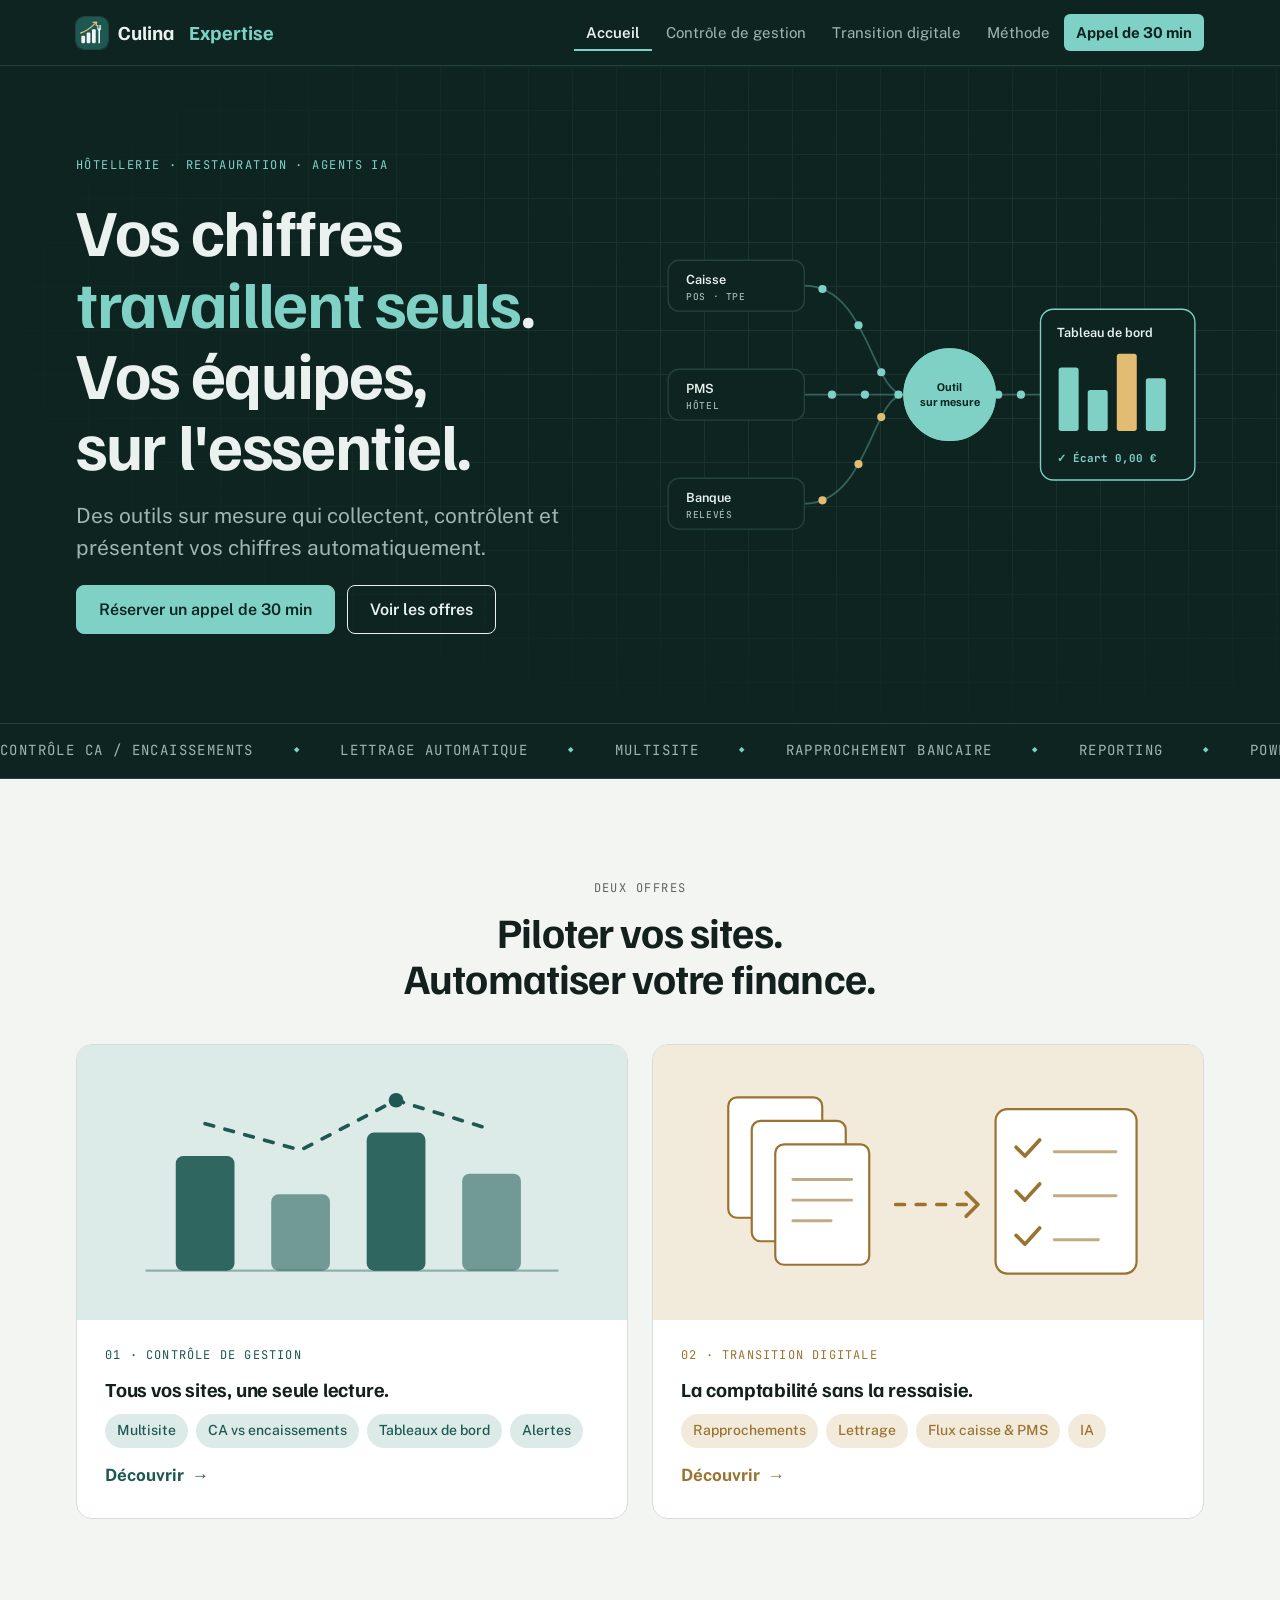
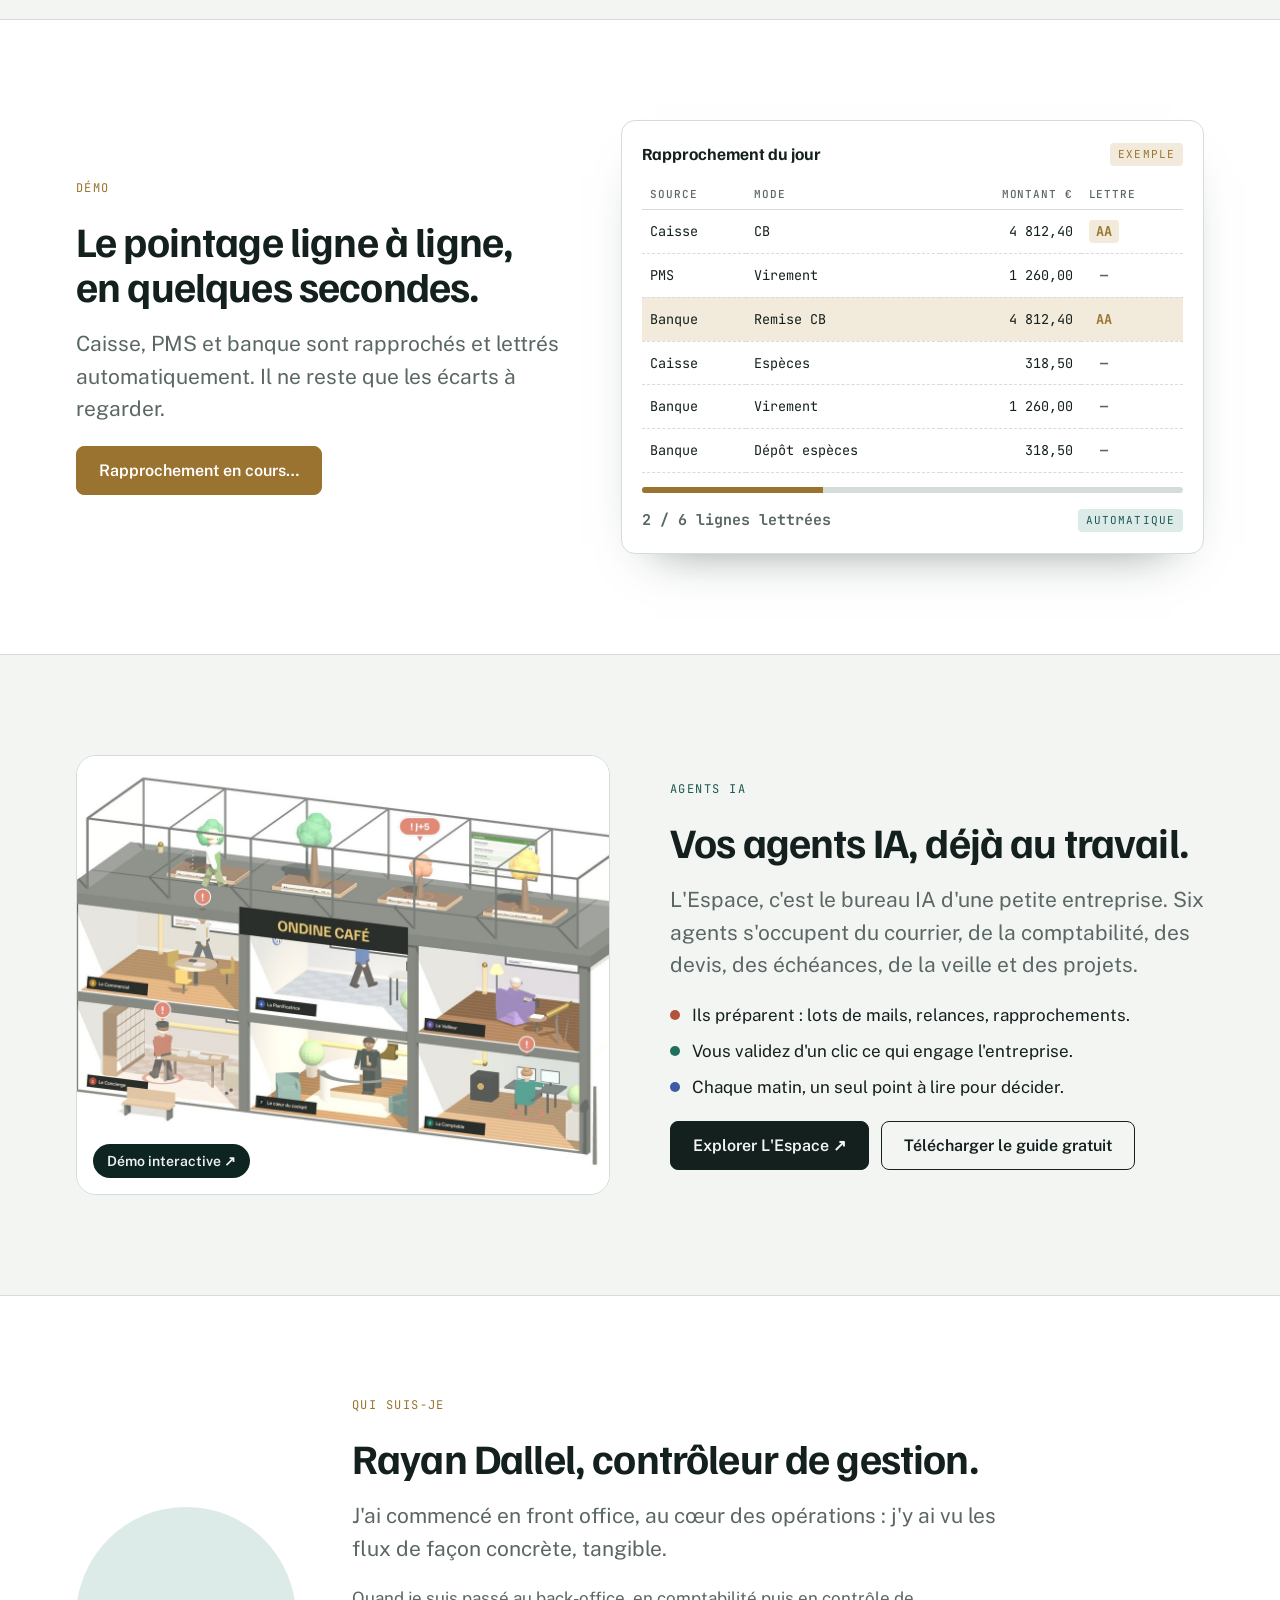
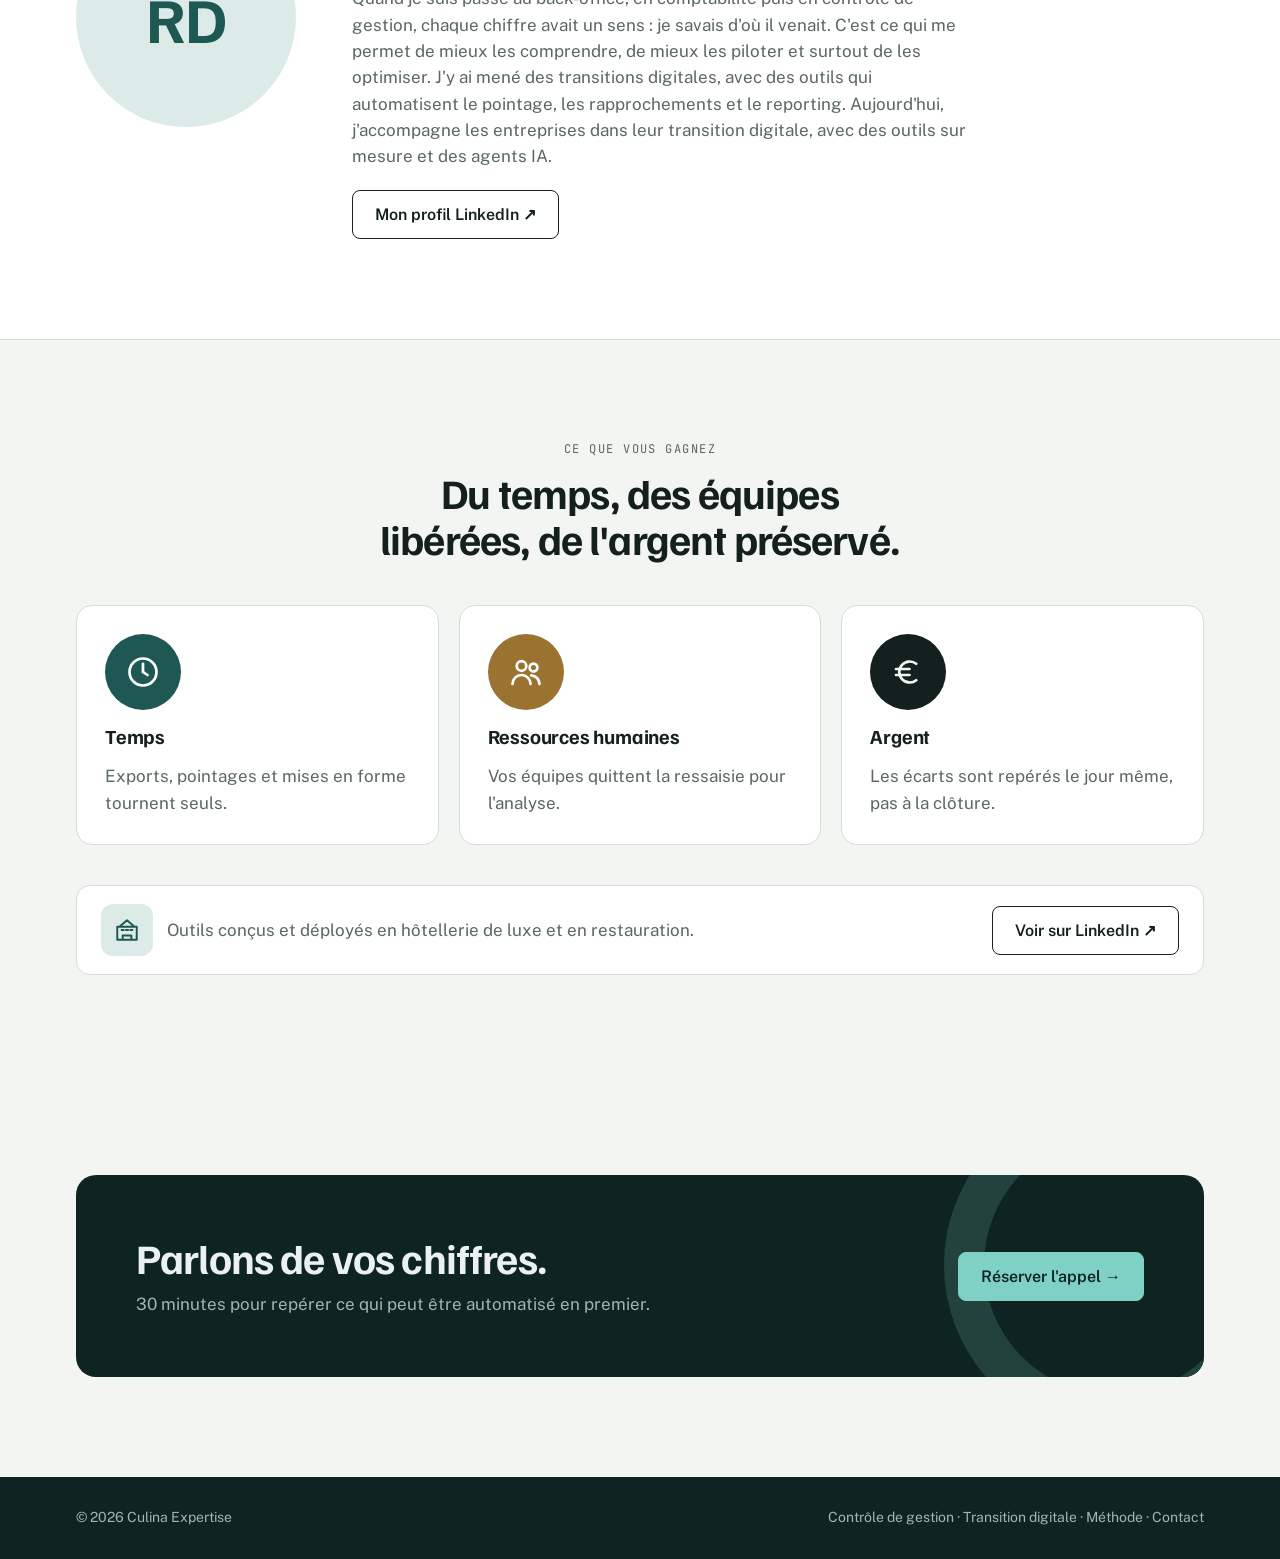
<file: culina/index.html>
<!doctype html><html><head><meta charset=utf8><meta name=viewport content="width=device-width,initial-scale=1,viewport-fit=cover"><style>:root{color-scheme:light;box-sizing:border-box;padding-top:env(safe-area-inset-top,0px);padding-bottom:env(safe-area-inset-bottom,0px)}html{scroll-padding-top:env(safe-area-inset-top,0px)}body{margin:0;padding:0;font:14px -apple-system,BlinkMacSystemFont,sans-serif;background:#fff;color:#000}img{max-width:100%}[hidden]:not([hidden=until-found i]){display:none!important}</style></head><body>
<title>Culina Expertise</title>
<meta name="claude:viewport-fit-sides" content="cover"><link rel="icon" href="logo.svg">
<meta name="description" content="Contrôle de gestion multisite et transition digitale des fonctions finance et comptabilité, pour l'hôtellerie et la restauration.">
<link rel="stylesheet" href="https://fonts.googleapis.com/css2?family=Familjen+Grotesk:wght@500;600;700&family=JetBrains+Mono:wght@400;500;700&family=Public+Sans:wght@400;500;600;700&display=swap">
<link rel="stylesheet" href="style.css">
<header class="top">
  <div class="wrap">
    <a class="brand" href="index.html"><img class="mark-img" src="logo.svg" alt="" width="32" height="32">Culina&nbsp;<span>Expertise</span></a>
    <nav class="nav" aria-label="Navigation principale">
      <a href="index.html" aria-current="page">Accueil</a>
      <a href="controle-de-gestion.html">Contrôle de gestion</a>
      <a href="transition-digitale.html">Transition digitale</a>
      <a href="methode.html">Méthode</a>
      <a class="cta-nav" href="contact.html">Appel de 30 min</a>
    </nav>
  </div>
</header>
<main>
  <section class="hero">
    <div class="wrap hero-grid">
      <div class="stack">
        <p class="eyebrow">Hôtellerie · Restauration · Agents IA</p>
        <h1>Vos chiffres <em>travaillent seuls</em>. Vos équipes, sur l'essentiel.</h1>
        <p class="lead">Des outils sur mesure qui collectent, contrôlent et présentent vos chiffres automatiquement.</p>
        <div class="btns">
          <a class="btn glow" href="contact.html">Réserver un appel de 30 min</a>
          <a class="btn" href="#offres">Voir les offres</a>
        </div>
      </div>
      <svg class="hero-visual" viewBox="0 0 600 400" role="img" aria-label="Vos données de caisse, de PMS et de banque arrivent dans un outil sur mesure qui produit un tableau de bord contrôlé">
  <path class="f-path lit" d="M160,80 C230,80 235,200 270,200"/><path class="f-path lit" d="M160,200 L270,200"/><path class="f-path lit" d="M160,320 C230,320 235,200 270,200"/><path class="f-path lit" d="M370,200 L420,200"/>
  <circle class="f-dot f-moving" r="4.5"><animateMotion dur="2.4s" begin="0.00s" repeatCount="indefinite" path="M160,80 C230,80 235,200 270,200"/></circle><circle class="f-dot f-moving" r="4.5"><animateMotion dur="2.4s" begin="0.80s" repeatCount="indefinite" path="M160,80 C230,80 235,200 270,200"/></circle><circle class="f-dot f-moving" r="4.5"><animateMotion dur="2.4s" begin="1.60s" repeatCount="indefinite" path="M160,80 C230,80 235,200 270,200"/></circle><circle class="f-dot f-moving" r="4.5"><animateMotion dur="2.0s" begin="0.00s" repeatCount="indefinite" path="M160,200 L270,200"/></circle><circle class="f-dot f-moving" r="4.5"><animateMotion dur="2.0s" begin="0.67s" repeatCount="indefinite" path="M160,200 L270,200"/></circle><circle class="f-dot f-moving" r="4.5"><animateMotion dur="2.0s" begin="1.33s" repeatCount="indefinite" path="M160,200 L270,200"/></circle><circle class="f-dot f-moving b" r="4.5"><animateMotion dur="2.4s" begin="0.00s" repeatCount="indefinite" path="M160,320 C230,320 235,200 270,200"/></circle><circle class="f-dot f-moving b" r="4.5"><animateMotion dur="2.4s" begin="0.80s" repeatCount="indefinite" path="M160,320 C230,320 235,200 270,200"/></circle><circle class="f-dot f-moving b" r="4.5"><animateMotion dur="2.4s" begin="1.60s" repeatCount="indefinite" path="M160,320 C230,320 235,200 270,200"/></circle><circle class="f-dot f-moving" r="4.5"><animateMotion dur="1.2s" begin="0.00s" repeatCount="indefinite" path="M370,200 L420,200"/></circle><circle class="f-dot f-moving" r="4.5"><animateMotion dur="1.2s" begin="0.60s" repeatCount="indefinite" path="M370,200 L420,200"/></circle>
  <rect class="f-pill" x="10" y="52" width="150" height="56" rx="12"/><text class="f-txt" x="30" y="78">Caisse</text><text class="f-sub" x="30" y="96">POS · TPE</text>
  <rect class="f-pill" x="10" y="172" width="150" height="56" rx="12"/><text class="f-txt" x="30" y="198">PMS</text><text class="f-sub" x="30" y="216">HÔTEL</text>
  <rect class="f-pill" x="10" y="292" width="150" height="56" rx="12"/><text class="f-txt" x="30" y="318">Banque</text><text class="f-sub" x="30" y="336">RELEVÉS</text>
  <circle class="f-ring" cx="320" cy="200" r="50"/><circle class="f-ring r2" cx="320" cy="200" r="50"/>
  <circle class="f-core" cx="320" cy="200" r="50"/>
  <text class="f-core-txt" x="320" y="196" text-anchor="middle">Outil</text><text class="f-core-txt" x="320" y="213" text-anchor="middle">sur mesure</text>
  <rect class="f-card" x="420" y="106" width="170" height="188" rx="14"/>
  <text class="f-txt" x="438" y="136">Tableau de bord</text>
  <rect class="f-bar" x="440" y="170" width="22" height="70" rx="3"/><rect class="f-bar" x="472" y="195" width="22" height="45" rx="3"/><rect class="f-bar b" x="504" y="155" width="22" height="85" rx="3"/><rect class="f-bar" x="536" y="182" width="22" height="58" rx="3"/>
  <text class="f-ok" x="438" y="274">✓ Écart 0,00 €</text>
</svg>
    </div>
  </section>
  <div class="marquee" aria-hidden="true"><div class="marquee-track"><span>Contrôle CA / encaissements</span><span>Lettrage automatique</span><span>Multisite</span><span>Rapprochement bancaire</span><span>Reporting</span><span>Power Automate</span><span>Excel</span><span>Power BI</span><span>Agents IA</span><span>Clôtures</span><span>Contrôle CA / encaissements</span><span>Lettrage automatique</span><span>Multisite</span><span>Rapprochement bancaire</span><span>Reporting</span><span>Power Automate</span><span>Excel</span><span>Power BI</span><span>Agents IA</span><span>Clôtures</span></div></div>

  <section id="offres">
    <div class="wrap">
      <div class="section-head center">
        <p class="eyebrow">Deux offres</p>
        <h2>Piloter vos sites. Automatiser votre finance.</h2>
      </div>
      <div class="offers">
        <a class="offer cg" href="controle-de-gestion.html">
          <div class="vis"><svg viewBox="0 0 320 160" aria-hidden="true">
  <line x1="20" y1="140" x2="300" y2="140" class="v-stroke" style="stroke-width:1.5;opacity:.4"/>
  <rect class="v-fill v-grow" x="40" y="62" width="40" height="78" rx="5" opacity=".9"/>
  <rect class="v-fill v-grow" x="105" y="88" width="40" height="52" rx="5" opacity=".55"/>
  <rect class="v-fill v-grow" x="170" y="46" width="40" height="94" rx="5" opacity=".9"/>
  <rect class="v-fill v-grow" x="235" y="74" width="40" height="66" rx="5" opacity=".55"/>
  <polyline class="v-stroke v-dash" points="60,40 125,58 190,24 255,44"/>
  <circle class="v-fill" cx="190" cy="24" r="5"/>
</svg></div>
          <div class="body">
            <span class="acct">01 · Contrôle de gestion</span>
            <h3>Tous vos sites, une seule lecture.</h3>
            <div class="chips"><span class="chip">Multisite</span><span class="chip">CA vs encaissements</span><span class="chip">Tableaux de bord</span><span class="chip">Alertes</span></div>
            <span class="go">Découvrir <span class="arr">→</span></span>
          </div>
        </a>
        <a class="offer td" href="transition-digitale.html">
          <div class="vis"><svg viewBox="0 0 320 160" aria-hidden="true">
  <rect class="v-soft" x="24" y="22" width="64" height="82" rx="6"/>
  <rect class="v-soft" x="40" y="38" width="64" height="82" rx="6"/>
  <rect class="v-soft" x="56" y="54" width="64" height="82" rx="6"/>
  <path class="v-stroke" d="M68 78h40M68 92h40M68 106h26" style="stroke-width:2;opacity:.6"/>
  <path class="v-stroke v-dash" d="M138 95 L192 95"/>
  <path class="v-stroke" d="M186 87l8 8-8 8"/>
  <rect class="v-soft" x="206" y="30" width="96" height="112" rx="8"/>
  <path class="v-stroke" d="M220 56l6 6 10-11M220 86l6 6 10-11M220 116l6 6 10-11"/>
  <path class="v-stroke" d="M246 59h42M246 89h42M246 119h30" style="stroke-width:2;opacity:.6"/>
</svg></div>
          <div class="body">
            <span class="acct">02 · Transition digitale</span>
            <h3>La comptabilité sans la ressaisie.</h3>
            <div class="chips"><span class="chip">Rapprochements</span><span class="chip">Lettrage</span><span class="chip">Flux caisse &amp; PMS</span><span class="chip">IA</span></div>
            <span class="go">Découvrir <span class="arr">→</span></span>
          </div>
        </a>
      </div>
    </div>
  </section>

  <section class="alt">
    <div class="wrap demo">
      <div class="stack">
        <p class="eyebrow c-brass">Démo</p>
        <h2>Le pointage ligne à ligne, en quelques secondes.</h2>
        <p class="lead">Caisse, PMS et banque sont rapprochés et lettrés automatiquement. Il ne reste que les écarts à regarder.</p>
        <div class="btns"><button class="btn brass" type="button" id="run">▶ Lancer le rapprochement</button></div>
      </div>
      <div class="ledger">
        <div class="ledger-head"><strong>Rapprochement du jour</strong><span class="tag">Exemple</span></div>
        <div class="table-scroll">
          <table>
            <thead><tr><th>Source</th><th>Mode</th><th class="num">Montant €</th><th>Lettre</th></tr></thead>
            <tbody id="rows">
              <tr><td>Caisse</td><td>CB</td><td class="num">4 812,40</td><td><span class="let">—</span></td></tr>
              <tr><td>PMS</td><td>Virement</td><td class="num">1 260,00</td><td><span class="let">—</span></td></tr>
              <tr><td>Banque</td><td>Remise CB</td><td class="num">4 812,40</td><td><span class="let">—</span></td></tr>
              <tr><td>Caisse</td><td>Espèces</td><td class="num">318,50</td><td><span class="let">—</span></td></tr>
              <tr><td>Banque</td><td>Virement</td><td class="num">1 260,00</td><td><span class="let">—</span></td></tr>
              <tr><td>Banque</td><td>Dépôt espèces</td><td class="num">318,50</td><td><span class="let">—</span></td></tr>
            </tbody>
          </table>
        </div>
        <div class="progress"><i id="bar"></i></div>
        <div class="ledger-foot"><span class="status" id="status">6 lignes à pointer</span><span class="tag" style="background:var(--petrol-soft);color:var(--petrol)">Automatique</span></div>
      </div>
    </div>
  </section>

  <section id="agents">
    <div class="wrap split">
      <a class="espace-shot" href="https://rayandallel-jarvis.github.io/qg-demo/espace/" target="_blank" rel="noopener" aria-label="Explorer L'Espace en 3D">
        <img src="espace.jpg" alt="L'Espace : six agents IA au travail dans le bureau d'une petite entreprise" loading="lazy">
        <span class="espace-badge">Démo interactive ↗</span>
      </a>
      <div class="stack">
        <p class="eyebrow c-petrol">Agents IA</p>
        <h2>Vos agents IA, déjà au travail.</h2>
        <p class="lead">L'Espace, c'est le bureau IA d'une petite entreprise. Six agents s'occupent du courrier, de la comptabilité, des devis, des échéances, de la veille et des projets.</p>
        <ul class="agent-list">
          <li><span style="background:#b5523b"></span>Ils préparent : lots de mails, relances, rapprochements.</li>
          <li><span style="background:#1f6f5c"></span>Vous validez d'un clic ce qui engage l'entreprise.</li>
          <li><span style="background:#3b5ba5"></span>Chaque matin, un seul point à lire pour décider.</li>
        </ul>
        <div class="btns">
          <a class="btn primary" href="https://rayandallel-jarvis.github.io/qg-demo/espace/" target="_blank" rel="noopener">Explorer L'Espace ↗</a>
          <a class="btn" href="https://rayandallel-jarvis.github.io/qg-demo/guide/cree-ton-premier-agent-ia.pdf" target="_blank" rel="noopener">Télécharger le guide gratuit</a>
        </div>
      </div>
    </div>
  </section>

  <section class="alt" id="qui">
    <div class="wrap about">
      <div class="about-photo" aria-hidden="true">RD</div>
      <div class="stack">
        <p class="eyebrow c-brass">Qui suis-je</p>
        <h2>Rayan Dallel, contrôleur de gestion.</h2>
        <p class="lead">J'ai commencé en front office, au cœur des opérations&nbsp;: j'y ai vu les flux de façon concrète, tangible.</p>
        <p class="about-txt">Quand je suis passé au back-office, en comptabilité puis en contrôle de gestion, chaque chiffre avait un sens&nbsp;: je savais d'où il venait. C'est ce qui me permet de mieux les comprendre, de mieux les piloter et surtout de les optimiser. J'y ai mené des transitions digitales, avec des outils qui automatisent le pointage, les rapprochements et le reporting. Aujourd'hui, j'accompagne les entreprises dans leur transition digitale, avec des outils sur mesure et des agents IA.</p>
        <div class="btns"><a class="btn" href="https://www.linkedin.com/in/rayan-dallel-012633130" target="_blank" rel="noopener">Mon profil LinkedIn ↗</a></div>
      </div>
    </div>
  </section>

  <section>
    <div class="wrap">
      <div class="section-head center">
        <p class="eyebrow">Ce que vous gagnez</p>
        <h2>Du temps, des équipes libérées, de l'argent préservé.</h2>
      </div>
      <div class="gains">
        <div class="gain"><span class="big"><svg class="ico" viewBox="0 0 24 24" aria-hidden="true"><circle cx="12" cy="12" r="9"/><path class="clock-hand" d="M12 12V6.5"/><path d="M12 12l3 2"/></svg></span><h3>Temps</h3><p>Exports, pointages et mises en forme tournent seuls.</p></div>
        <div class="gain"><span class="big" style="background:var(--brass)"><svg class="ico" viewBox="0 0 24 24" aria-hidden="true"><circle cx="9" cy="8" r="3.2"/><path d="M3 20c0-3.3 2.7-6 6-6s6 2.7 6 6"/><circle cx="17" cy="9" r="2.6"/><path d="M15.5 14.2c3 .2 5.5 2.6 5.5 5.8"/></svg></span><h3>Ressources humaines</h3><p>Vos équipes quittent la ressaisie pour l'analyse.</p></div>
        <div class="gain"><span class="big" style="background:var(--ink);color:var(--bg)"><svg class="ico" viewBox="0 0 24 24" aria-hidden="true"><path d="M17.5 6.5A7 7 0 1 0 17.5 17.5"/><path d="M4 10h9M4 14h9"/></svg></span><h3>Argent</h3><p>Les écarts sont repérés le jour même, pas à la clôture.</p></div>
      </div>
      <div class="trust">
        <span class="who"><span class="ico-box"><svg class="ico" viewBox="0 0 24 24" aria-hidden="true"><path d="M3 21V9h18v12M3 21h18M8 21v-4h8v4M7 12h2M11 12h2M15 12h2M12 3l7 6H5z"/></svg></span>Outils conçus et déployés en hôtellerie de luxe et en restauration.</span>
        <a class="btn" href="https://www.linkedin.com/in/rayan-dallel-012633130" target="_blank" rel="noopener">Voir sur LinkedIn ↗</a>
      </div>
    </div>
  </section>

  <section>
    <div class="wrap">
      <div class="cta-band">
        <div><h2>Parlons de vos chiffres.</h2><p>30 minutes pour repérer ce qui peut être automatisé en premier.</p></div>
        <a class="btn glow" href="contact.html">Réserver l'appel →</a>
      </div>
    </div>
  </section>
<script>
(function () {
  var letters = ["AA", "AB", "AA", "AC", "AB", "AC"], order = [0, 2, 1, 4, 3, 5];
  var rows = document.querySelectorAll("#rows tr"), bar = document.getElementById("bar"),
      st = document.getElementById("status"), btn = document.getElementById("run"), busy = false;
  function reset() {
    rows.forEach(function (r) { r.classList.remove("hit"); var l = r.querySelector(".let"); l.textContent = "—"; l.classList.remove("on"); });
    bar.style.width = "0"; st.textContent = "6 lignes à pointer"; st.classList.remove("done");
  }
  function run() {
    if (busy) return; busy = true; reset(); btn.textContent = "Rapprochement en cours…";
    order.forEach(function (idx, k) {
      setTimeout(function () {
        var r = rows[idx], l = r.querySelector(".let");
        r.classList.add("hit"); l.textContent = letters[idx]; l.classList.add("on");
        setTimeout(function () { r.classList.remove("hit"); }, 500);
        bar.style.width = ((k + 1) / 6 * 100) + "%";
        st.textContent = (k + 1) + " / 6 lignes lettrées";
        if (k === 5) { st.textContent = "✓ Écart : 0,00 € · 6/6 lettrées"; st.classList.add("done"); btn.textContent = "↻ Rejouer"; busy = false; }
      }, 350 + k * 420);
    });
  }
  btn.addEventListener("click", run);
  if ("IntersectionObserver" in window && !matchMedia("(prefers-reduced-motion: reduce)").matches) {
    var io = new IntersectionObserver(function (e) { if (e[0].isIntersecting) { io.disconnect(); run(); } }, { threshold: .5 });
    io.observe(document.querySelector(".ledger"));
  }
})();
</script>
</main>
<footer>
  <div class="wrap">
    <span>© 2026 Culina Expertise</span>
    <span><a href="controle-de-gestion.html">Contrôle de gestion</a> · <a href="transition-digitale.html">Transition digitale</a> · <a href="methode.html">Méthode</a> · <a href="contact.html">Contact</a></span>
  </div>
</footer>

</body></html>
</file>
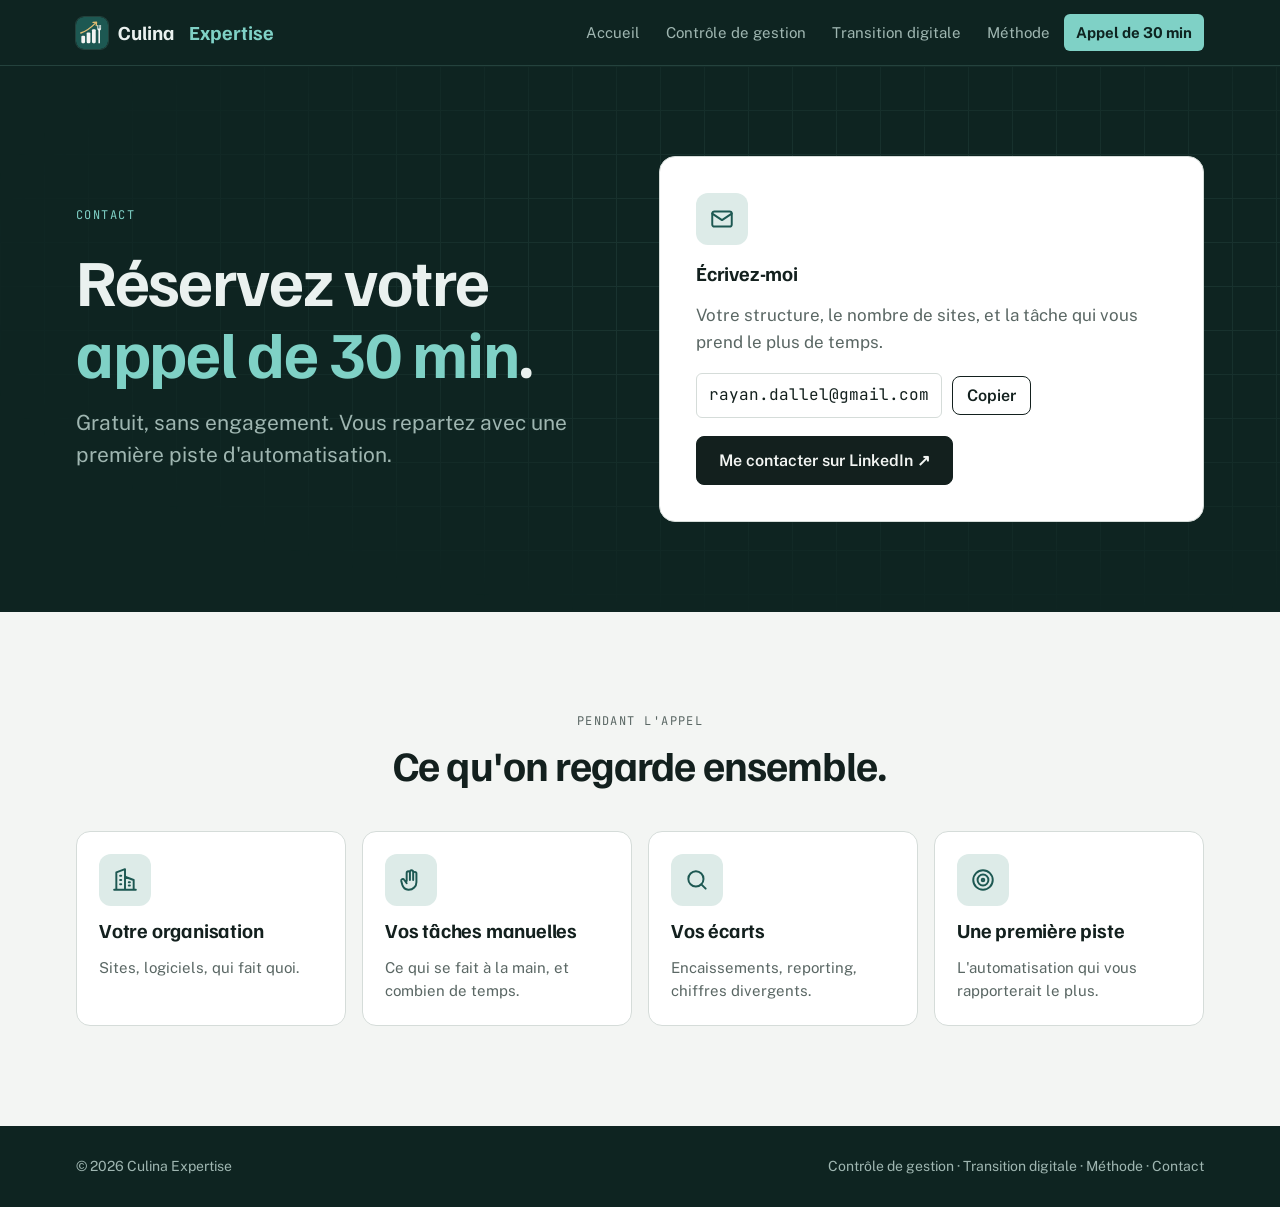
<file: culina/contact.html>
<!doctype html>
<html lang="fr">
<head>
<meta charset="utf-8">
<meta name="viewport" content="width=device-width, initial-scale=1, viewport-fit=cover">
<title>Contact · Culina Expertise</title>
<meta name="claude:viewport-fit-sides" content="cover"><link rel="icon" href="logo.svg">
<meta name="description" content="Réserver un appel de 30 minutes avec Culina Expertise.">
<link rel="stylesheet" href="https://fonts.googleapis.com/css2?family=Familjen+Grotesk:wght@500;600;700&family=JetBrains+Mono:wght@400;500;700&family=Public+Sans:wght@400;500;600;700&display=swap">
<link rel="stylesheet" href="style.css">
</head>
<body>
<header class="top">
  <div class="wrap">
    <a class="brand" href="index.html"><img class="mark-img" src="logo.svg" alt="" width="32" height="32">Culina&nbsp;<span>Expertise</span></a>
    <nav class="nav" aria-label="Navigation principale">
      <a href="index.html">Accueil</a>
      <a href="controle-de-gestion.html">Contrôle de gestion</a>
      <a href="transition-digitale.html">Transition digitale</a>
      <a href="methode.html">Méthode</a>
      <a class="cta-nav" href="contact.html" aria-current="page">Appel de 30 min</a>
    </nav>
  </div>
</header>
<main>
  <section class="hero">
    <div class="wrap hero-grid">
      <div class="stack">
        <p class="eyebrow">Contact</p>
        <h1>Réservez votre <em>appel de 30 min</em>.</h1>
        <p class="lead">Gratuit, sans engagement. Vous repartez avec une première piste d'automatisation.</p>
      </div>
      <div class="contact-card">
        <span class="ico-box"><svg class="ico" viewBox="0 0 24 24" aria-hidden="true"><rect x="3" y="5" width="18" height="14" rx="2"/><path d="M3 7l9 6 9-6"/></svg></span>
        <h3>Écrivez-moi</h3>
        <p>Votre structure, le nombre de sites, et la tâche qui vous prend le plus de temps.</p>
        <div class="copyline"><code id="mail">rayan.dallel@gmail.com</code><button class="btn" type="button" id="copy" style="padding:9px 14px">Copier</button></div>
        <a class="btn primary" href="https://www.linkedin.com/in/rayan-dallel-012633130" target="_blank" rel="noopener" style="align-self:flex-start">Me contacter sur LinkedIn ↗</a>
      </div>
    </div>
  </section>

  <section>
    <div class="wrap">
      <div class="section-head center"><p class="eyebrow">Pendant l'appel</p><h2>Ce qu'on regarde ensemble.</h2></div>
      <div class="tiles"><div class="tile"><span class="ico-box"><svg class="ico" viewBox="0 0 24 24" aria-hidden="true"><path d="M4 21V5l8-3v19M12 9l8 3v9M2 21h20M7.5 8h1M7.5 12h1M7.5 16h1M15.5 14h1M15.5 17h1"/></svg></span><h3>Votre organisation</h3><p>Sites, logiciels, qui fait quoi.</p></div><div class="tile"><span class="ico-box"><svg class="ico" viewBox="0 0 24 24" aria-hidden="true"><path d="M8 13V5.5a1.5 1.5 0 0 1 3 0V12M11 11V4.5a1.5 1.5 0 0 1 3 0V12M14 11.5V6a1.5 1.5 0 0 1 3 0v8a7 7 0 0 1-7 7h-.5A6.5 6.5 0 0 1 4 16.5L3 13a1.5 1.5 0 0 1 2.7-1.2L8 15"/></svg></span><h3>Vos tâches manuelles</h3><p>Ce qui se fait à la main, et combien de temps.</p></div><div class="tile"><span class="ico-box"><svg class="ico" viewBox="0 0 24 24" aria-hidden="true"><circle cx="11" cy="11" r="7"/><path d="M20 20l-4-4"/></svg></span><h3>Vos écarts</h3><p>Encaissements, reporting, chiffres divergents.</p></div><div class="tile"><span class="ico-box"><svg class="ico" viewBox="0 0 24 24" aria-hidden="true"><circle cx="12" cy="12" r="9"/><circle cx="12" cy="12" r="5"/><circle cx="12" cy="12" r="1.2"/></svg></span><h3>Une première piste</h3><p>L'automatisation qui vous rapporterait le plus.</p></div></div>
    </div>
  </section>
<script>
document.getElementById("copy").addEventListener("click", function () {
  var b = this, el = document.getElementById("mail");
  function sel() { var r = document.createRange(); r.selectNodeContents(el); var s = getSelection(); s.removeAllRanges(); s.addRange(r); b.textContent = "Sélectionné"; }
  try { navigator.clipboard.writeText(el.textContent).then(function () { b.textContent = "Copié ✓"; }, sel); } catch (e) { sel(); }
});
</script>
</main>
<footer>
  <div class="wrap">
    <span>© 2026 Culina Expertise</span>
    <span><a href="controle-de-gestion.html">Contrôle de gestion</a> · <a href="transition-digitale.html">Transition digitale</a> · <a href="methode.html">Méthode</a> · <a href="contact.html">Contact</a></span>
  </div>
</footer>
</body>
</html>
</file>
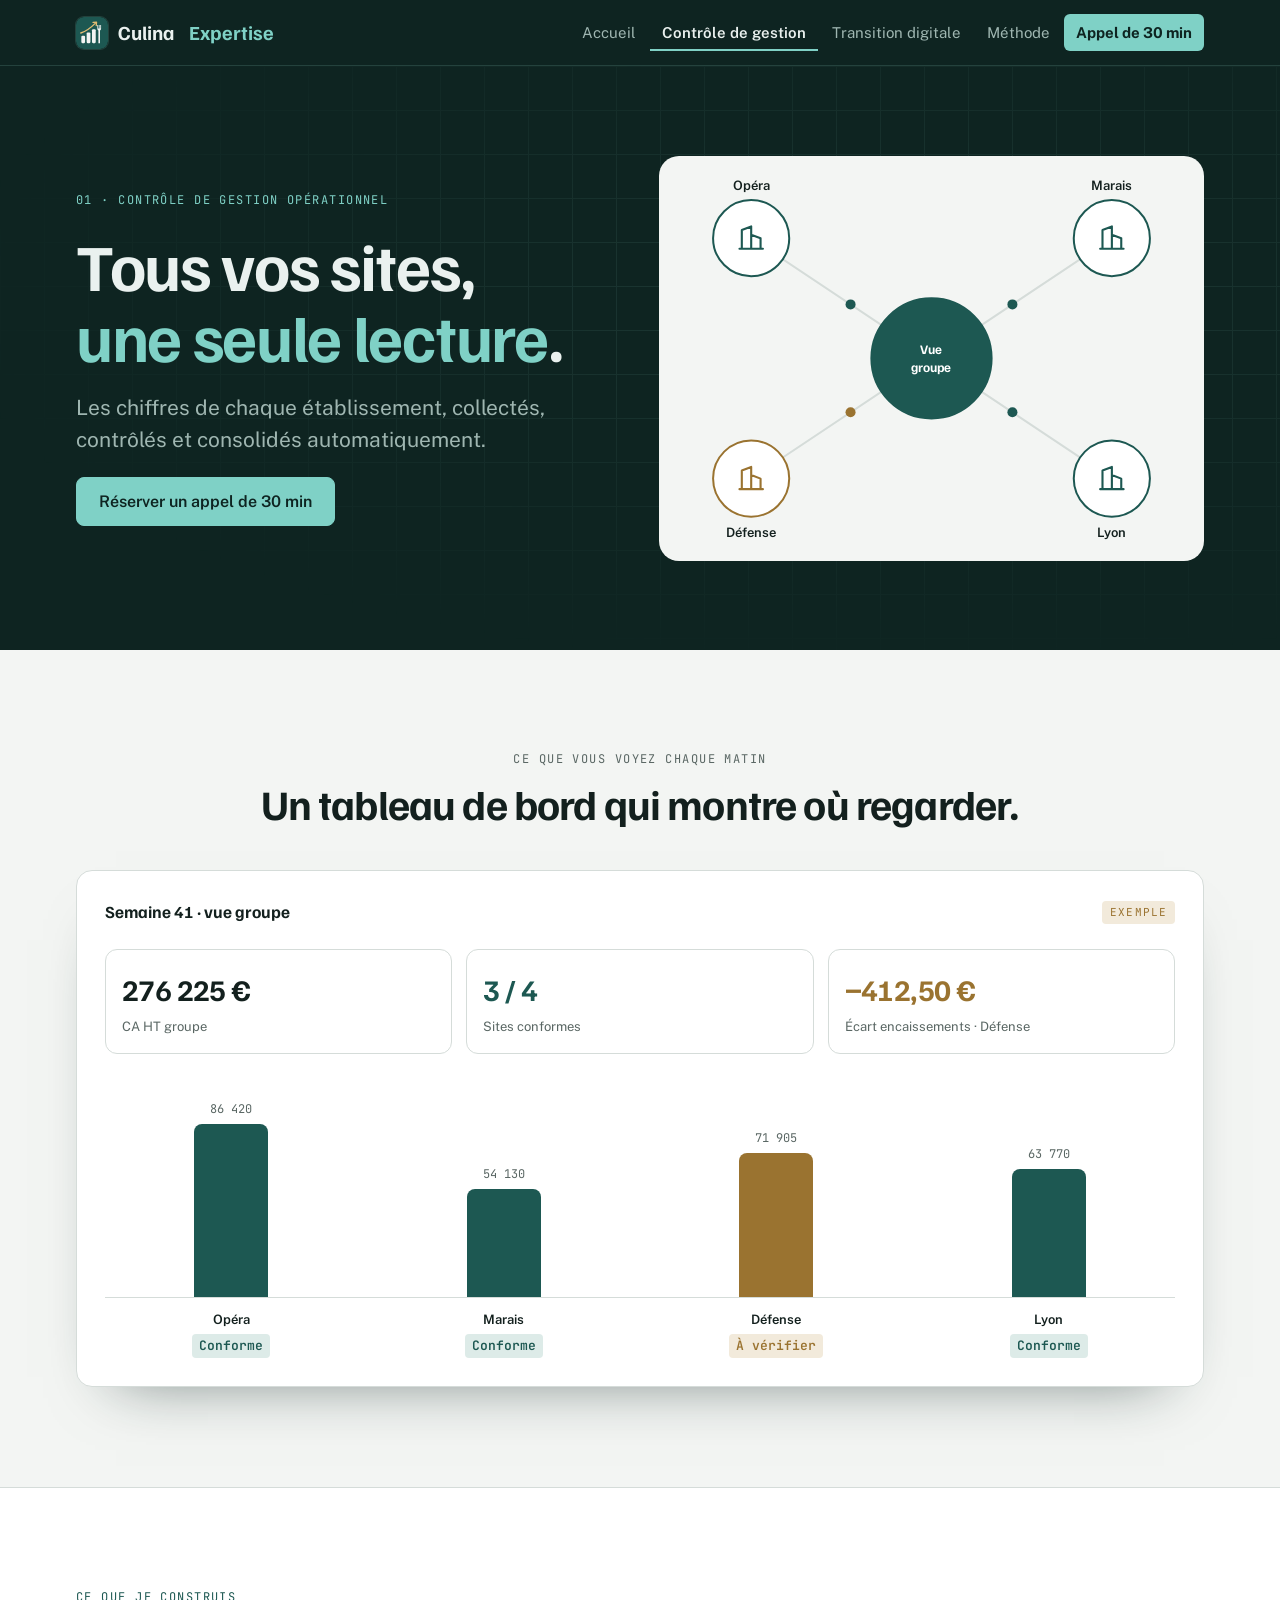
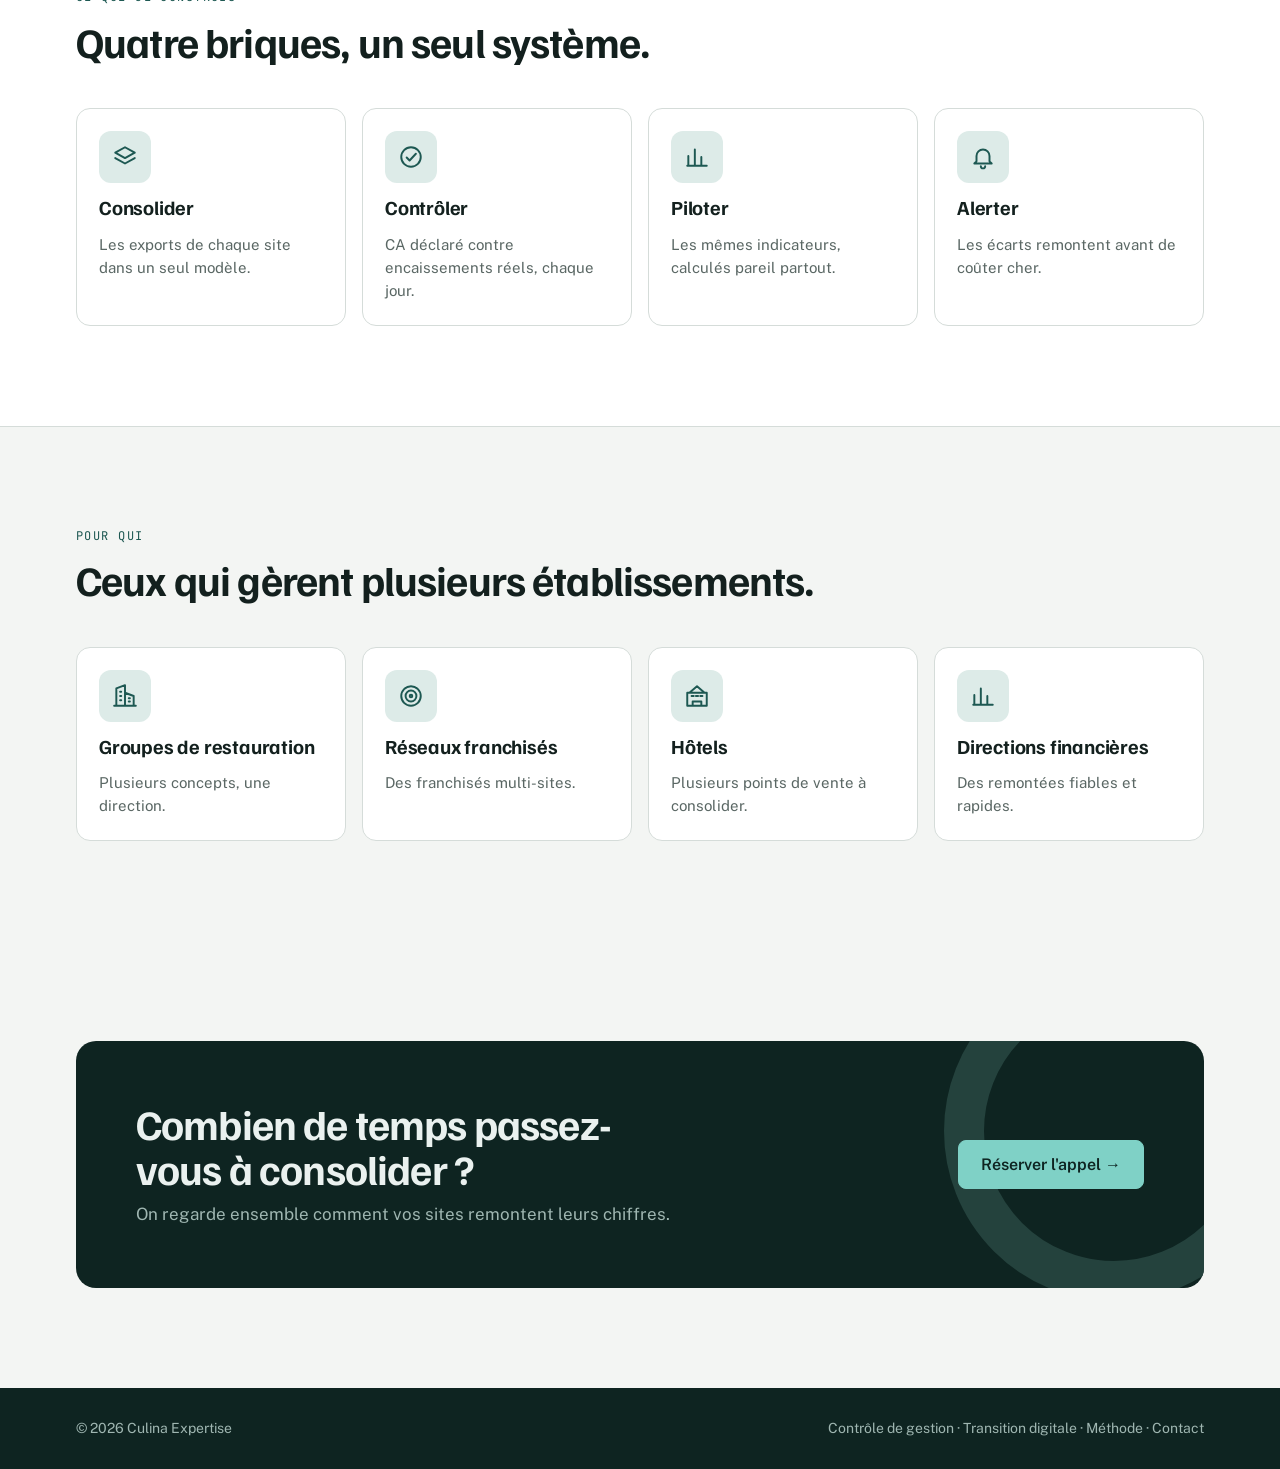
<file: culina/controle-de-gestion.html>
<!doctype html>
<html lang="fr">
<head>
<meta charset="utf-8">
<meta name="viewport" content="width=device-width, initial-scale=1, viewport-fit=cover">
<title>Contrôle de gestion · Culina Expertise</title>
<meta name="claude:viewport-fit-sides" content="cover"><link rel="icon" href="logo.svg">
<meta name="description" content="Contrôle de gestion opérationnel multisite pour l'hôtellerie et la restauration.">
<link rel="stylesheet" href="https://fonts.googleapis.com/css2?family=Familjen+Grotesk:wght@500;600;700&family=JetBrains+Mono:wght@400;500;700&family=Public+Sans:wght@400;500;600;700&display=swap">
<link rel="stylesheet" href="style.css">
</head>
<body>
<header class="top">
  <div class="wrap">
    <a class="brand" href="index.html"><img class="mark-img" src="logo.svg" alt="" width="32" height="32">Culina&nbsp;<span>Expertise</span></a>
    <nav class="nav" aria-label="Navigation principale">
      <a href="index.html">Accueil</a>
      <a href="controle-de-gestion.html" aria-current="page">Contrôle de gestion</a>
      <a href="transition-digitale.html">Transition digitale</a>
      <a href="methode.html">Méthode</a>
      <a class="cta-nav" href="contact.html">Appel de 30 min</a>
    </nav>
  </div>
</header>
<main>
  <section class="hero">
    <div class="wrap hero-grid">
      <div class="stack">
        <p class="eyebrow">01 · Contrôle de gestion opérationnel</p>
        <h1>Tous vos sites, <em>une seule lecture</em>.</h1>
        <p class="lead">Les chiffres de chaque établissement, collectés, contrôlés et consolidés automatiquement.</p>
        <div class="btns"><a class="btn glow" href="contact.html">Réserver un appel de 30 min</a></div>
      </div>
      <div style="background:var(--bg);border-radius:20px;padding:12px"><svg class="net" viewBox="0 0 520 380" role="img" aria-label="Quatre sites qui remontent leurs chiffres vers une vue groupe"><path class="n-line" d="M80,70 L260,190"/><circle class="n-dot f-moving" r="5"><animateMotion dur="2.6s" begin="0.0s" repeatCount="indefinite" path="M80,70 L260,190"/></circle><circle class="n-dot f-moving" r="5"><animateMotion dur="2.6s" begin="1.3s" repeatCount="indefinite" path="M80,70 L260,190"/></circle><path class="n-line" d="M440,70 L260,190"/><circle class="n-dot f-moving" r="5"><animateMotion dur="2.6s" begin="0.0s" repeatCount="indefinite" path="M440,70 L260,190"/></circle><circle class="n-dot f-moving" r="5"><animateMotion dur="2.6s" begin="1.3s" repeatCount="indefinite" path="M440,70 L260,190"/></circle><path class="n-line" d="M80,310 L260,190"/><circle class="n-dot f-moving w" r="5"><animateMotion dur="2.6s" begin="0.0s" repeatCount="indefinite" path="M80,310 L260,190"/></circle><circle class="n-dot f-moving w" r="5"><animateMotion dur="2.6s" begin="1.3s" repeatCount="indefinite" path="M80,310 L260,190"/></circle><path class="n-line" d="M440,310 L260,190"/><circle class="n-dot f-moving" r="5"><animateMotion dur="2.6s" begin="0.0s" repeatCount="indefinite" path="M440,310 L260,190"/></circle><circle class="n-dot f-moving" r="5"><animateMotion dur="2.6s" begin="1.3s" repeatCount="indefinite" path="M440,310 L260,190"/></circle><circle class="n-site" cx="80" cy="70" r="38"/><g transform="translate(66,56) scale(1.17)"><path class="n-ico" d="M4 21V5l8-3v19M12 9l8 3v9M2 21h20"/></g><text class="n-txt" x="80" y="22" text-anchor="middle">Opéra</text><circle class="n-site" cx="440" cy="70" r="38"/><g transform="translate(426,56) scale(1.17)"><path class="n-ico" d="M4 21V5l8-3v19M12 9l8 3v9M2 21h20"/></g><text class="n-txt" x="440" y="22" text-anchor="middle">Marais</text><circle class="n-site" cx="80" cy="310" r="38" style="stroke:var(--brass)"/><g transform="translate(66,296) scale(1.17)"><path class="n-ico" d="M4 21V5l8-3v19M12 9l8 3v9M2 21h20" style="stroke:var(--brass)"/></g><text class="n-txt" x="80" y="368" text-anchor="middle">Défense</text><circle class="n-site" cx="440" cy="310" r="38"/><g transform="translate(426,296) scale(1.17)"><path class="n-ico" d="M4 21V5l8-3v19M12 9l8 3v9M2 21h20"/></g><text class="n-txt" x="440" y="368" text-anchor="middle">Lyon</text><circle class="f-ring" cx="260" cy="190" r="60" style="stroke:var(--petrol)"/><circle class="n-hub" cx="260" cy="190" r="60"/><text class="n-hub-txt" x="260" y="186" text-anchor="middle">Vue</text><text class="n-hub-txt" x="260" y="204" text-anchor="middle">groupe</text></svg></div>
    </div>
  </section>

  <section>
    <div class="wrap">
      <div class="section-head center">
        <p class="eyebrow">Ce que vous voyez chaque matin</p>
        <h2>Un tableau de bord qui montre où regarder.</h2>
      </div>
      <div class="dash">
        <div class="ledger-head" style="margin:0"><strong>Semaine 41 · vue groupe</strong><span class="tag">Exemple</span></div>
        <div class="kpis">
          <div class="kpi"><span class="v">276 225 €</span><span class="l">CA HT groupe</span></div>
          <div class="kpi okk"><span class="v">3 / 4</span><span class="l">Sites conformes</span></div>
          <div class="kpi warn"><span class="v">−412,50 €</span><span class="l">Écart encaissements · Défense</span></div>
        </div>
        <div>
          <div class="bars"><div class="b"><span class="val">86 420</span><span class="col" style="height:173px"></span></div><div class="b"><span class="val">54 130</span><span class="col" style="height:108px"></span></div><div class="b"><span class="val">71 905</span><span class="col w" style="height:144px"></span></div><div class="b"><span class="val">63 770</span><span class="col" style="height:128px"></span></div></div>
          <div class="bar-labels" style="margin-top:12px"><span>Opéra<span class="flag ok">Conforme</span></span><span>Marais<span class="flag ok">Conforme</span></span><span>Défense<span class="flag warn">À vérifier</span></span><span>Lyon<span class="flag ok">Conforme</span></span></div>
        </div>
      </div>
    </div>
  </section>

  <section class="alt">
    <div class="wrap">
      <div class="section-head">
        <p class="eyebrow c-petrol">Ce que je construis</p>
        <h2>Quatre briques, un seul système.</h2>
      </div>
      <div class="tiles"><div class="tile"><span class="ico-box"><svg class="ico" viewBox="0 0 24 24" aria-hidden="true"><path d="M12 3l9 5-9 5-9-5 9-5z"/><path d="M3 13l9 5 9-5"/></svg></span><h3>Consolider</h3><p>Les exports de chaque site dans un seul modèle.</p></div><div class="tile"><span class="ico-box"><svg class="ico" viewBox="0 0 24 24" aria-hidden="true"><circle cx="12" cy="12" r="9"/><path d="M8 12.5l2.7 2.7L16.5 9"/></svg></span><h3>Contrôler</h3><p>CA déclaré contre encaissements réels, chaque jour.</p></div><div class="tile"><span class="ico-box"><svg class="ico" viewBox="0 0 24 24" aria-hidden="true"><path d="M4 20V11M10 20V5M16 20v-8M21 20H3"/></svg></span><h3>Piloter</h3><p>Les mêmes indicateurs, calculés pareil partout.</p></div><div class="tile"><span class="ico-box"><svg class="ico" viewBox="0 0 24 24" aria-hidden="true"><path d="M6 16v-5a6 6 0 0 1 12 0v5l2 2H4z"/><path d="M10 20.5a2 2 0 0 0 4 0"/></svg></span><h3>Alerter</h3><p>Les écarts remontent avant de coûter cher.</p></div></div>
    </div>
  </section>

  <section>
    <div class="wrap">
      <div class="section-head">
        <p class="eyebrow c-petrol">Pour qui</p>
        <h2>Ceux qui gèrent plusieurs établissements.</h2>
      </div>
      <div class="tiles"><div class="tile"><span class="ico-box"><svg class="ico" viewBox="0 0 24 24" aria-hidden="true"><path d="M4 21V5l8-3v19M12 9l8 3v9M2 21h20M7.5 8h1M7.5 12h1M7.5 16h1M15.5 14h1M15.5 17h1"/></svg></span><h3>Groupes de restauration</h3><p>Plusieurs concepts, une direction.</p></div><div class="tile"><span class="ico-box"><svg class="ico" viewBox="0 0 24 24" aria-hidden="true"><circle cx="12" cy="12" r="9"/><circle cx="12" cy="12" r="5"/><circle cx="12" cy="12" r="1.2"/></svg></span><h3>Réseaux franchisés</h3><p>Des franchisés multi-sites.</p></div><div class="tile"><span class="ico-box"><svg class="ico" viewBox="0 0 24 24" aria-hidden="true"><path d="M3 21V9h18v12M3 21h18M8 21v-4h8v4M7 12h2M11 12h2M15 12h2M12 3l7 6H5z"/></svg></span><h3>Hôtels</h3><p>Plusieurs points de vente à consolider.</p></div><div class="tile"><span class="ico-box"><svg class="ico" viewBox="0 0 24 24" aria-hidden="true"><path d="M4 20V11M10 20V5M16 20v-8M21 20H3"/></svg></span><h3>Directions financières</h3><p>Des remontées fiables et rapides.</p></div></div>
    </div>
  </section>

  <section>
    <div class="wrap">
      <div class="cta-band">
        <div><h2>Combien de temps passez-vous à consolider ?</h2><p>On regarde ensemble comment vos sites remontent leurs chiffres.</p></div>
        <a class="btn glow" href="contact.html">Réserver l'appel →</a>
      </div>
    </div>
  </section>
</main>
<footer>
  <div class="wrap">
    <span>© 2026 Culina Expertise</span>
    <span><a href="controle-de-gestion.html">Contrôle de gestion</a> · <a href="transition-digitale.html">Transition digitale</a> · <a href="methode.html">Méthode</a> · <a href="contact.html">Contact</a></span>
  </div>
</footer>
</body>
</html>
</file>
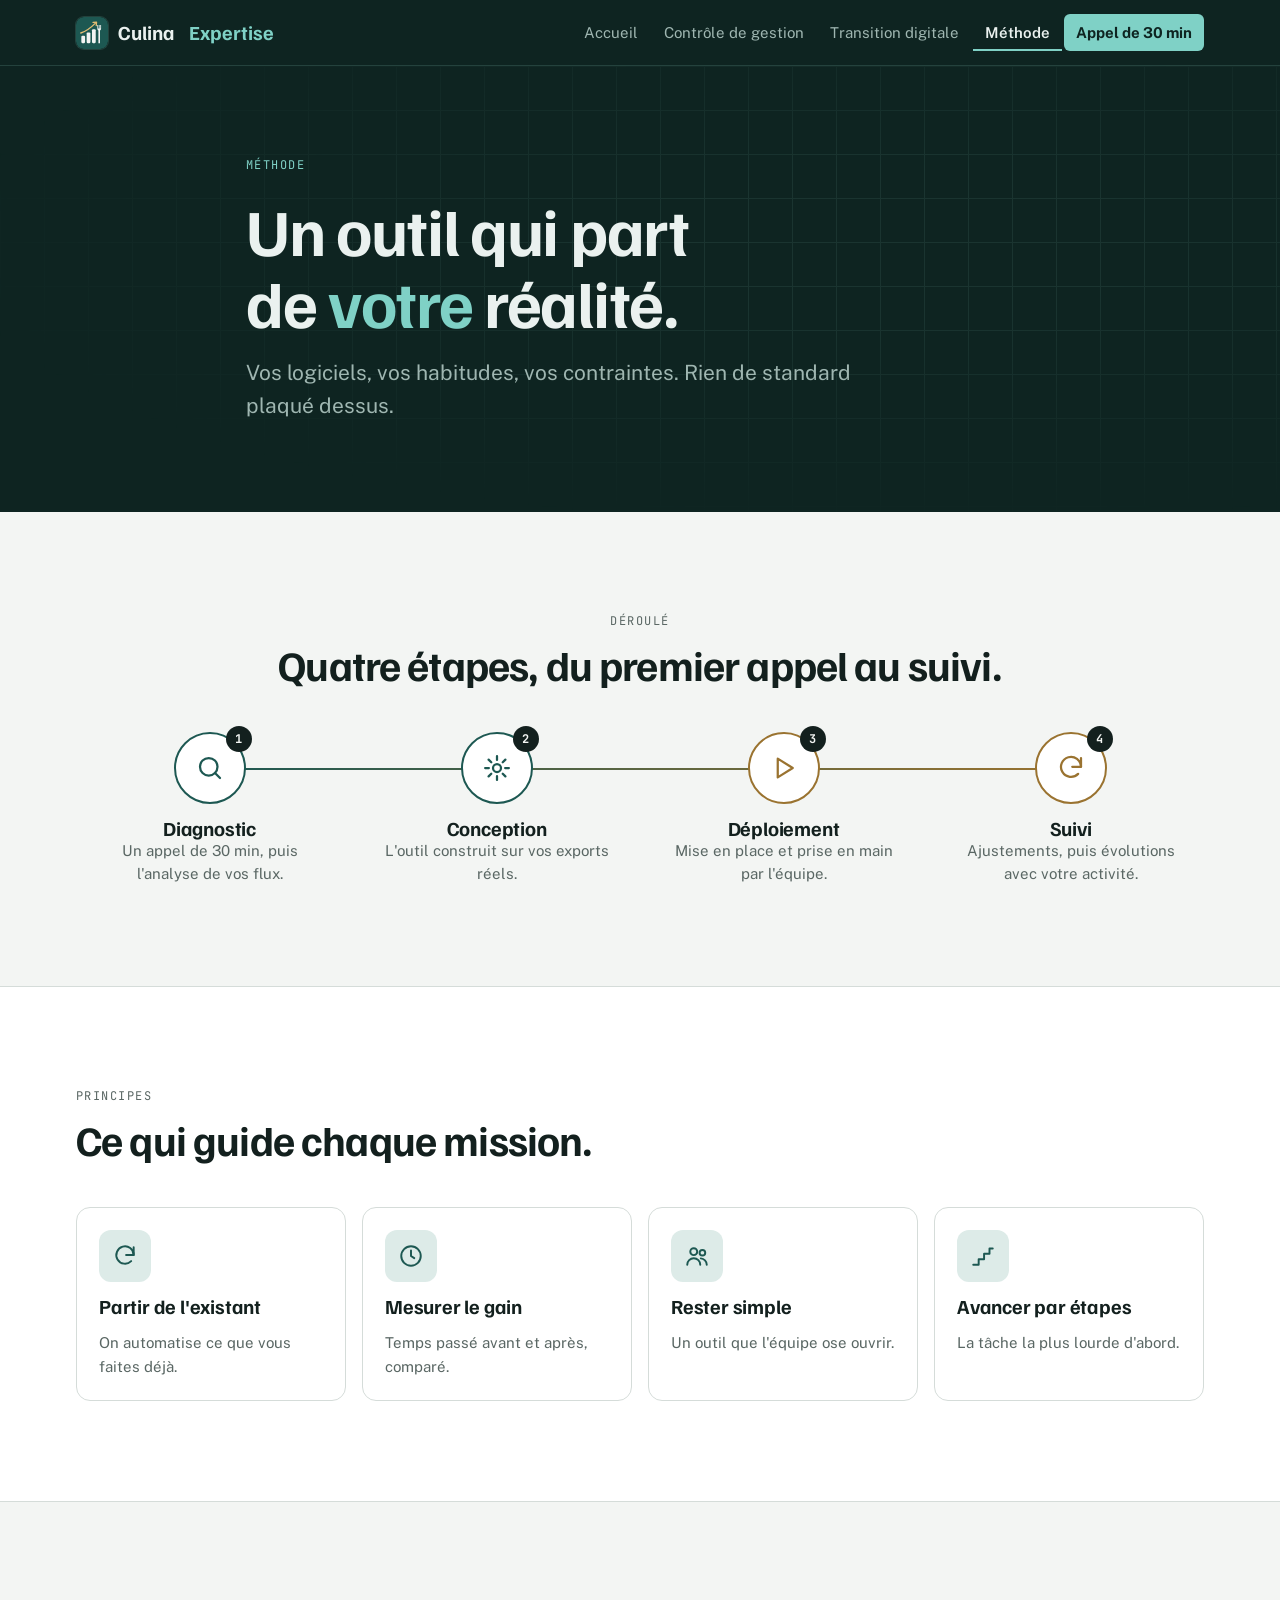
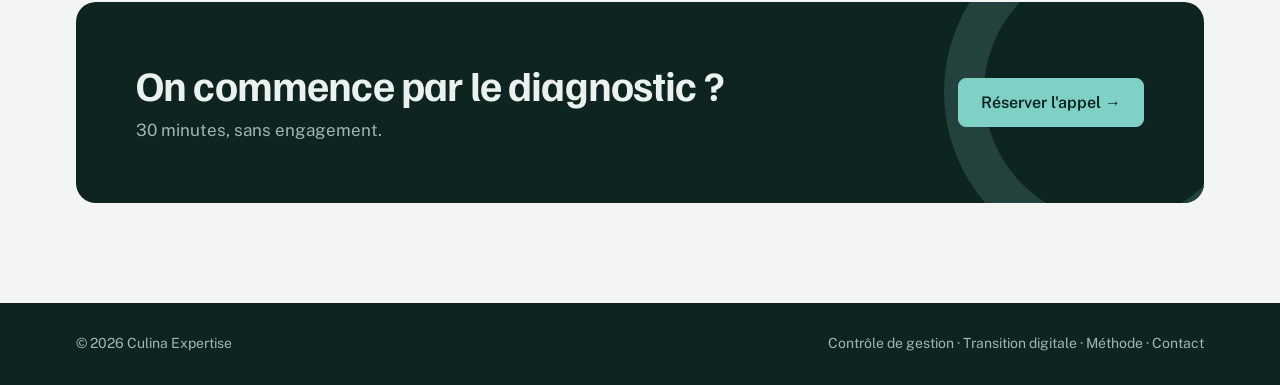
<file: culina/methode.html>
<!doctype html>
<html lang="fr">
<head>
<meta charset="utf-8">
<meta name="viewport" content="width=device-width, initial-scale=1, viewport-fit=cover">
<title>Méthode · Culina Expertise</title>
<meta name="claude:viewport-fit-sides" content="cover"><link rel="icon" href="logo.svg">
<meta name="description" content="Comment se déroule un accompagnement Culina Expertise, du diagnostic au suivi.">
<link rel="stylesheet" href="https://fonts.googleapis.com/css2?family=Familjen+Grotesk:wght@500;600;700&family=JetBrains+Mono:wght@400;500;700&family=Public+Sans:wght@400;500;600;700&display=swap">
<link rel="stylesheet" href="style.css">
</head>
<body>
<header class="top">
  <div class="wrap">
    <a class="brand" href="index.html"><img class="mark-img" src="logo.svg" alt="" width="32" height="32">Culina&nbsp;<span>Expertise</span></a>
    <nav class="nav" aria-label="Navigation principale">
      <a href="index.html">Accueil</a>
      <a href="controle-de-gestion.html">Contrôle de gestion</a>
      <a href="transition-digitale.html">Transition digitale</a>
      <a href="methode.html" aria-current="page">Méthode</a>
      <a class="cta-nav" href="contact.html">Appel de 30 min</a>
    </nav>
  </div>
</header>
<main>
  <section class="hero">
    <div class="wrap stack" style="max-width:820px">
      <p class="eyebrow">Méthode</p>
      <h1>Un outil qui part de <em>votre</em> réalité.</h1>
      <p class="lead">Vos logiciels, vos habitudes, vos contraintes. Rien de standard plaqué dessus.</p>
    </div>
  </section>

  <section>
    <div class="wrap">
      <div class="section-head center"><p class="eyebrow">Déroulé</p><h2>Quatre étapes, du premier appel au suivi.</h2></div>
      <ol class="timeline"><li><span class="node"><svg class="ico" viewBox="0 0 24 24" aria-hidden="true"><circle cx="11" cy="11" r="7"/><path d="M20 20l-4-4"/></svg><span class="n">1</span></span><div><h3>Diagnostic</h3><p>Un appel de 30 min, puis l'analyse de vos flux.</p></div></li><li><span class="node"><svg class="ico" viewBox="0 0 24 24" aria-hidden="true"><circle cx="12" cy="12" r="3.2"/><path d="M12 2.5v3M12 18.5v3M2.5 12h3M18.5 12h3M5.3 5.3l2.1 2.1M16.6 16.6l2.1 2.1M5.3 18.7l2.1-2.1M16.6 7.4l2.1-2.1"/></svg><span class="n">2</span></span><div><h3>Conception</h3><p>L'outil construit sur vos exports réels.</p></div></li><li><span class="node"><svg class="ico" viewBox="0 0 24 24" aria-hidden="true"><path d="M7 4.5l12 7.5-12 7.5z"/></svg><span class="n">3</span></span><div><h3>Déploiement</h3><p>Mise en place et prise en main par l'équipe.</p></div></li><li><span class="node"><svg class="ico" viewBox="0 0 24 24" aria-hidden="true"><path d="M20 11a8 8 0 1 0-2.3 5.7"/><path d="M20 4v7h-7"/></svg><span class="n">4</span></span><div><h3>Suivi</h3><p>Ajustements, puis évolutions avec votre activité.</p></div></li></ol>
    </div>
  </section>

  <section class="alt">
    <div class="wrap">
      <div class="section-head"><p class="eyebrow">Principes</p><h2>Ce qui guide chaque mission.</h2></div>
      <div class="tiles"><div class="tile"><span class="ico-box"><svg class="ico" viewBox="0 0 24 24" aria-hidden="true"><path d="M20 11a8 8 0 1 0-2.3 5.7"/><path d="M20 4v7h-7"/></svg></span><h3>Partir de l'existant</h3><p>On automatise ce que vous faites déjà.</p></div><div class="tile"><span class="ico-box"><svg class="ico" viewBox="0 0 24 24" aria-hidden="true"><circle cx="12" cy="12" r="9"/><path d="M12 7v5l3 2"/></svg></span><h3>Mesurer le gain</h3><p>Temps passé avant et après, comparé.</p></div><div class="tile"><span class="ico-box"><svg class="ico" viewBox="0 0 24 24" aria-hidden="true"><circle cx="9" cy="8" r="3.2"/><path d="M3 20c0-3.3 2.7-6 6-6s6 2.7 6 6"/><circle cx="17" cy="9" r="2.6"/><path d="M15.5 14.2c3 .2 5.5 2.6 5.5 5.8"/></svg></span><h3>Rester simple</h3><p>Un outil que l'équipe ose ouvrir.</p></div><div class="tile"><span class="ico-box"><svg class="ico" viewBox="0 0 24 24" aria-hidden="true"><path d="M3 20h5v-5h5v-5h5V5h3"/></svg></span><h3>Avancer par étapes</h3><p>La tâche la plus lourde d'abord.</p></div></div>
    </div>
  </section>

  <section>
    <div class="wrap">
      <div class="cta-band">
        <div><h2>On commence par le diagnostic ?</h2><p>30 minutes, sans engagement.</p></div>
        <a class="btn glow" href="contact.html">Réserver l'appel →</a>
      </div>
    </div>
  </section>
</main>
<footer>
  <div class="wrap">
    <span>© 2026 Culina Expertise</span>
    <span><a href="controle-de-gestion.html">Contrôle de gestion</a> · <a href="transition-digitale.html">Transition digitale</a> · <a href="methode.html">Méthode</a> · <a href="contact.html">Contact</a></span>
  </div>
</footer>
</body>
</html>
</file>
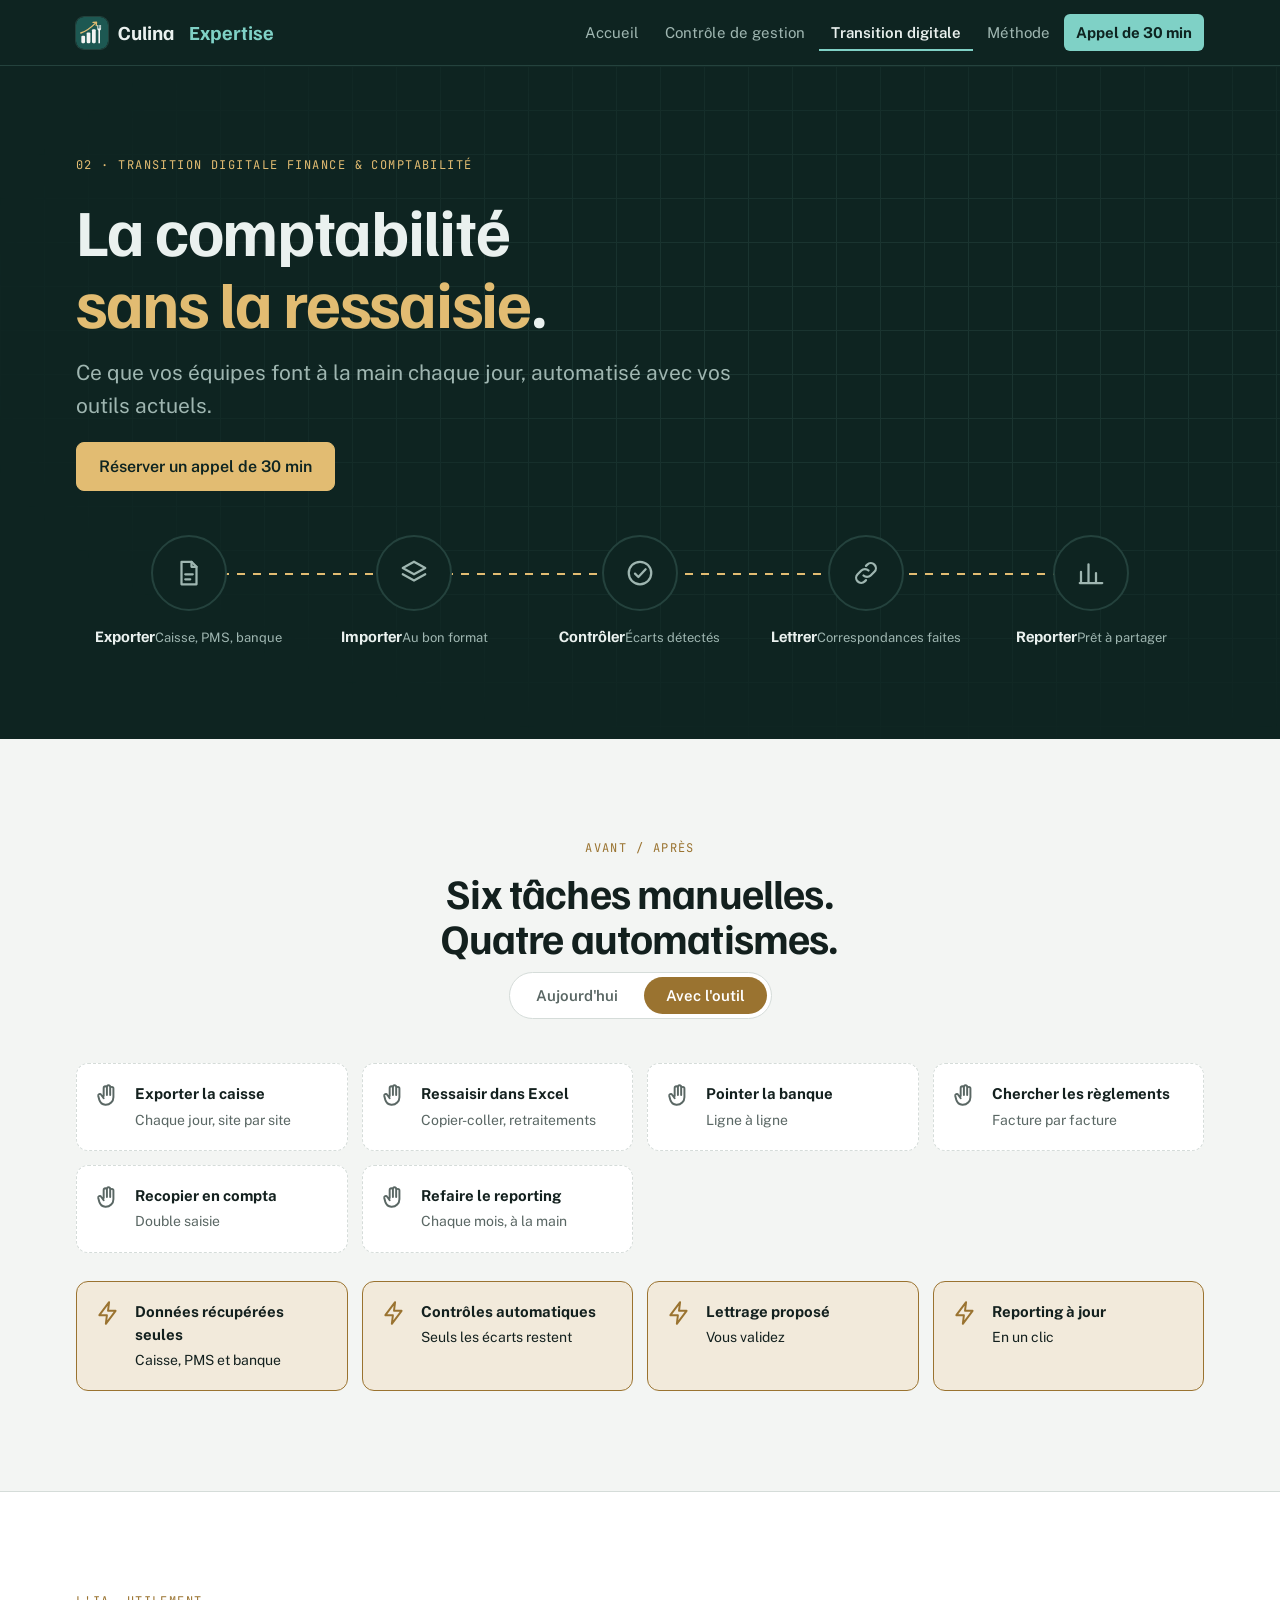
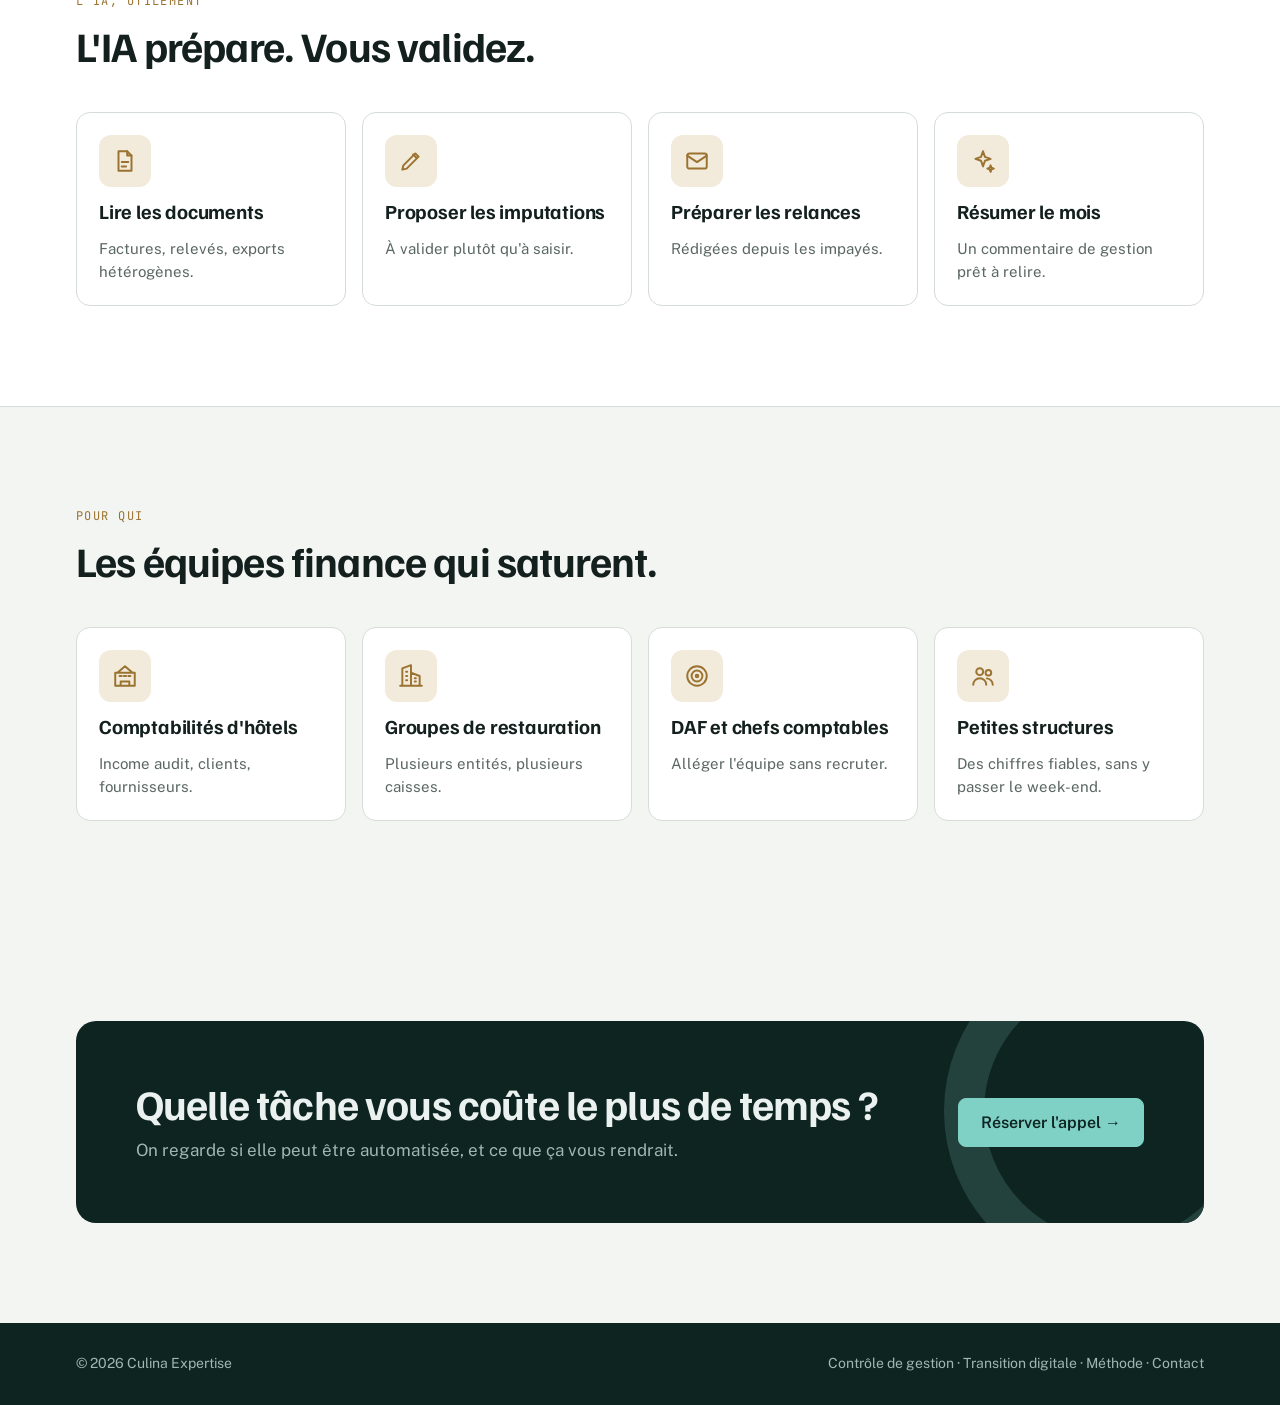
<file: culina/transition-digitale.html>
<!doctype html>
<html lang="fr">
<head>
<meta charset="utf-8">
<meta name="viewport" content="width=device-width, initial-scale=1, viewport-fit=cover">
<title>Transition digitale · Culina Expertise</title>
<meta name="claude:viewport-fit-sides" content="cover"><link rel="icon" href="logo.svg">
<meta name="description" content="Automatisation des tâches comptables et financières : rapprochements, lettrage, flux caisse et PMS.">
<link rel="stylesheet" href="https://fonts.googleapis.com/css2?family=Familjen+Grotesk:wght@500;600;700&family=JetBrains+Mono:wght@400;500;700&family=Public+Sans:wght@400;500;600;700&display=swap">
<link rel="stylesheet" href="style.css">
</head>
<body>
<header class="top">
  <div class="wrap">
    <a class="brand" href="index.html"><img class="mark-img" src="logo.svg" alt="" width="32" height="32">Culina&nbsp;<span>Expertise</span></a>
    <nav class="nav" aria-label="Navigation principale">
      <a href="index.html">Accueil</a>
      <a href="controle-de-gestion.html">Contrôle de gestion</a>
      <a href="transition-digitale.html" aria-current="page">Transition digitale</a>
      <a href="methode.html">Méthode</a>
      <a class="cta-nav" href="contact.html">Appel de 30 min</a>
    </nav>
  </div>
</header>
<main>
  <section class="hero">
    <div class="wrap stack" style="gap:44px">
      <div class="stack" style="max-width:760px">
        <p class="eyebrow" style="color:var(--hero-brass)">02 · Transition digitale finance &amp; comptabilité</p>
        <h1>La comptabilité <em class="b">sans la ressaisie</em>.</h1>
        <p class="lead">Ce que vos équipes font à la main chaque jour, automatisé avec vos outils actuels.</p>
        <div class="btns"><a class="btn glow" style="background:var(--hero-brass);border-color:var(--hero-brass)" href="contact.html">Réserver un appel de 30 min</a></div>
      </div>
      <div class="pipe"><div class="st"><span class="node"><svg class="ico" viewBox="0 0 24 24" aria-hidden="true"><path d="M6 3h8l4 4v14H6z"/><path d="M14 3v4h4M9 13h6M9 17h4"/></svg></span><div><b>Exporter</b><small>Caisse, PMS, banque</small></div></div><div class="st"><span class="node"><svg class="ico" viewBox="0 0 24 24" aria-hidden="true"><path d="M12 3l9 5-9 5-9-5 9-5z"/><path d="M3 13l9 5 9-5"/></svg></span><div><b>Importer</b><small>Au bon format</small></div></div><div class="st"><span class="node"><svg class="ico" viewBox="0 0 24 24" aria-hidden="true"><circle cx="12" cy="12" r="9"/><path d="M8 12.5l2.7 2.7L16.5 9"/></svg></span><div><b>Contrôler</b><small>Écarts détectés</small></div></div><div class="st"><span class="node"><svg class="ico" viewBox="0 0 24 24" aria-hidden="true"><path d="M10 14a4 4 0 0 0 5.7 0l3-3a4 4 0 0 0-5.7-5.7l-1 1"/><path d="M14 10a4 4 0 0 0-5.7 0l-3 3a4 4 0 0 0 5.7 5.7l1-1"/></svg></span><div><b>Lettrer</b><small>Correspondances faites</small></div></div><div class="st"><span class="node"><svg class="ico" viewBox="0 0 24 24" aria-hidden="true"><path d="M4 20V11M10 20V5M16 20v-8M21 20H3"/></svg></span><div><b>Reporter</b><small>Prêt à partager</small></div></div></div>
    </div>
  </section>

  <section>
    <div class="wrap">
      <div class="section-head center">
        <p class="eyebrow c-brass">Avant / après</p>
        <h2>Six tâches manuelles. Quatre automatismes.</h2>
        <div class="switch" role="tablist" aria-label="Comparer avant et après">
          <button type="button" role="tab" id="t-avant" aria-selected="false">Aujourd'hui</button>
          <button type="button" role="tab" id="t-apres" class="b" aria-selected="true">Avec l'outil</button>
        </div>
      </div>
      <div class="ba-panel" id="p-avant" hidden><div class="ba-item manual"><svg class="ico" viewBox="0 0 24 24" aria-hidden="true"><path d="M8 13V5.5a1.5 1.5 0 0 1 3 0V12M11 11V4.5a1.5 1.5 0 0 1 3 0V12M14 11.5V6a1.5 1.5 0 0 1 3 0v8a7 7 0 0 1-7 7h-.5A6.5 6.5 0 0 1 4 16.5L3 13a1.5 1.5 0 0 1 2.7-1.2L8 15"/></svg><div><b>Exporter la caisse</b><span>Chaque jour, site par site</span></div></div><div class="ba-item manual"><svg class="ico" viewBox="0 0 24 24" aria-hidden="true"><path d="M8 13V5.5a1.5 1.5 0 0 1 3 0V12M11 11V4.5a1.5 1.5 0 0 1 3 0V12M14 11.5V6a1.5 1.5 0 0 1 3 0v8a7 7 0 0 1-7 7h-.5A6.5 6.5 0 0 1 4 16.5L3 13a1.5 1.5 0 0 1 2.7-1.2L8 15"/></svg><div><b>Ressaisir dans Excel</b><span>Copier-coller, retraitements</span></div></div><div class="ba-item manual"><svg class="ico" viewBox="0 0 24 24" aria-hidden="true"><path d="M8 13V5.5a1.5 1.5 0 0 1 3 0V12M11 11V4.5a1.5 1.5 0 0 1 3 0V12M14 11.5V6a1.5 1.5 0 0 1 3 0v8a7 7 0 0 1-7 7h-.5A6.5 6.5 0 0 1 4 16.5L3 13a1.5 1.5 0 0 1 2.7-1.2L8 15"/></svg><div><b>Pointer la banque</b><span>Ligne à ligne</span></div></div><div class="ba-item manual"><svg class="ico" viewBox="0 0 24 24" aria-hidden="true"><path d="M8 13V5.5a1.5 1.5 0 0 1 3 0V12M11 11V4.5a1.5 1.5 0 0 1 3 0V12M14 11.5V6a1.5 1.5 0 0 1 3 0v8a7 7 0 0 1-7 7h-.5A6.5 6.5 0 0 1 4 16.5L3 13a1.5 1.5 0 0 1 2.7-1.2L8 15"/></svg><div><b>Chercher les règlements</b><span>Facture par facture</span></div></div><div class="ba-item manual"><svg class="ico" viewBox="0 0 24 24" aria-hidden="true"><path d="M8 13V5.5a1.5 1.5 0 0 1 3 0V12M11 11V4.5a1.5 1.5 0 0 1 3 0V12M14 11.5V6a1.5 1.5 0 0 1 3 0v8a7 7 0 0 1-7 7h-.5A6.5 6.5 0 0 1 4 16.5L3 13a1.5 1.5 0 0 1 2.7-1.2L8 15"/></svg><div><b>Recopier en compta</b><span>Double saisie</span></div></div><div class="ba-item manual"><svg class="ico" viewBox="0 0 24 24" aria-hidden="true"><path d="M8 13V5.5a1.5 1.5 0 0 1 3 0V12M11 11V4.5a1.5 1.5 0 0 1 3 0V12M14 11.5V6a1.5 1.5 0 0 1 3 0v8a7 7 0 0 1-7 7h-.5A6.5 6.5 0 0 1 4 16.5L3 13a1.5 1.5 0 0 1 2.7-1.2L8 15"/></svg><div><b>Refaire le reporting</b><span>Chaque mois, à la main</span></div></div></div>
      <div class="ba-panel" id="p-apres"><div class="ba-item auto"><svg class="ico" viewBox="0 0 24 24" aria-hidden="true"><path d="M13 2L4 14h7l-1 8 9-12h-7z"/></svg><div><b>Données récupérées seules</b><span>Caisse, PMS et banque</span></div></div><div class="ba-item auto"><svg class="ico" viewBox="0 0 24 24" aria-hidden="true"><path d="M13 2L4 14h7l-1 8 9-12h-7z"/></svg><div><b>Contrôles automatiques</b><span>Seuls les écarts restent</span></div></div><div class="ba-item auto"><svg class="ico" viewBox="0 0 24 24" aria-hidden="true"><path d="M13 2L4 14h7l-1 8 9-12h-7z"/></svg><div><b>Lettrage proposé</b><span>Vous validez</span></div></div><div class="ba-item auto"><svg class="ico" viewBox="0 0 24 24" aria-hidden="true"><path d="M13 2L4 14h7l-1 8 9-12h-7z"/></svg><div><b>Reporting à jour</b><span>En un clic</span></div></div></div>
    </div>
  </section>

  <section class="alt">
    <div class="wrap">
      <div class="section-head">
        <p class="eyebrow c-brass">L'IA, utilement</p>
        <h2>L'IA prépare. Vous validez.</h2>
      </div>
      <div class="tiles"><div class="tile b"><span class="ico-box b"><svg class="ico" viewBox="0 0 24 24" aria-hidden="true"><path d="M6 3h8l4 4v14H6z"/><path d="M14 3v4h4M9 13h6M9 17h4"/></svg></span><h3>Lire les documents</h3><p>Factures, relevés, exports hétérogènes.</p></div><div class="tile b"><span class="ico-box b"><svg class="ico" viewBox="0 0 24 24" aria-hidden="true"><path d="M4 20l4-1 11-11-3-3L5 16z"/><path d="M14 6l3 3"/></svg></span><h3>Proposer les imputations</h3><p>À valider plutôt qu'à saisir.</p></div><div class="tile b"><span class="ico-box b"><svg class="ico" viewBox="0 0 24 24" aria-hidden="true"><rect x="3" y="5" width="18" height="14" rx="2"/><path d="M3 7l9 6 9-6"/></svg></span><h3>Préparer les relances</h3><p>Rédigées depuis les impayés.</p></div><div class="tile b"><span class="ico-box b"><svg class="ico" viewBox="0 0 24 24" aria-hidden="true"><path d="M12 3l1.8 5.2L19 10l-5.2 1.8L12 17l-1.8-5.2L5 10l5.2-1.8z"/><path d="M19 16l.8 2.2L22 19l-2.2.8L19 22l-.8-2.2L16 19l2.2-.8z"/></svg></span><h3>Résumer le mois</h3><p>Un commentaire de gestion prêt à relire.</p></div></div>
    </div>
  </section>

  <section>
    <div class="wrap">
      <div class="section-head">
        <p class="eyebrow c-brass">Pour qui</p>
        <h2>Les équipes finance qui saturent.</h2>
      </div>
      <div class="tiles"><div class="tile b"><span class="ico-box b"><svg class="ico" viewBox="0 0 24 24" aria-hidden="true"><path d="M3 21V9h18v12M3 21h18M8 21v-4h8v4M7 12h2M11 12h2M15 12h2M12 3l7 6H5z"/></svg></span><h3>Comptabilités d'hôtels</h3><p>Income audit, clients, fournisseurs.</p></div><div class="tile b"><span class="ico-box b"><svg class="ico" viewBox="0 0 24 24" aria-hidden="true"><path d="M4 21V5l8-3v19M12 9l8 3v9M2 21h20M7.5 8h1M7.5 12h1M7.5 16h1M15.5 14h1M15.5 17h1"/></svg></span><h3>Groupes de restauration</h3><p>Plusieurs entités, plusieurs caisses.</p></div><div class="tile b"><span class="ico-box b"><svg class="ico" viewBox="0 0 24 24" aria-hidden="true"><circle cx="12" cy="12" r="9"/><circle cx="12" cy="12" r="5"/><circle cx="12" cy="12" r="1.2"/></svg></span><h3>DAF et chefs comptables</h3><p>Alléger l'équipe sans recruter.</p></div><div class="tile b"><span class="ico-box b"><svg class="ico" viewBox="0 0 24 24" aria-hidden="true"><circle cx="9" cy="8" r="3.2"/><path d="M3 20c0-3.3 2.7-6 6-6s6 2.7 6 6"/><circle cx="17" cy="9" r="2.6"/><path d="M15.5 14.2c3 .2 5.5 2.6 5.5 5.8"/></svg></span><h3>Petites structures</h3><p>Des chiffres fiables, sans y passer le week-end.</p></div></div>
    </div>
  </section>

  <section>
    <div class="wrap">
      <div class="cta-band">
        <div><h2>Quelle tâche vous coûte le plus de temps ?</h2><p>On regarde si elle peut être automatisée, et ce que ça vous rendrait.</p></div>
        <a class="btn glow" href="contact.html">Réserver l'appel →</a>
      </div>
    </div>
  </section>
<script>
(function () {
  var ta = document.getElementById("t-avant"), tp = document.getElementById("t-apres"),
      pa = document.getElementById("p-avant"), pp = document.getElementById("p-apres");
  function show(apres) {
    ta.setAttribute("aria-selected", !apres); tp.setAttribute("aria-selected", apres);
    pa.hidden = apres; pp.hidden = !apres;
    var p = apres ? pp : pa; p.querySelectorAll(".ba-item").forEach(function (el) { el.style.animation = "none"; el.offsetHeight; el.style.animation = ""; });
  }
  ta.addEventListener("click", function () { show(false); });
  tp.addEventListener("click", function () { show(true); });
})();
</script>
</main>
<footer>
  <div class="wrap">
    <span>© 2026 Culina Expertise</span>
    <span><a href="controle-de-gestion.html">Contrôle de gestion</a> · <a href="transition-digitale.html">Transition digitale</a> · <a href="methode.html">Méthode</a> · <a href="contact.html">Contact</a></span>
  </div>
</footer>
</body>
</html>
</file>
<file: culina/style.css>
/* Layout: héros sombre animé (flux de données), puis sections claires très visuelles — peu de texte, chaque idée portée par un schéma ou une démo. Pétrole = contrôle de gestion, laiton = transition digitale. */
:root {
  --bg: #F3F5F3;
  --surface: #FFFFFF;
  --ink: #13201E;
  --muted: #5A6764;
  --line: #D5DCD9;
  --petrol: #1D5852;
  --petrol-soft: #DDEBE8;
  --brass: #9A7330;
  --brass-soft: #F2EADB;
  --ok: #2F7A4F;
  --hero-bg: #0E2421;
  --hero-fg: #EAF1EF;
  --hero-muted: #9FB6B1;
  --hero-line: #24423D;
  --hero-acc: #7FD1C6;
  --hero-brass: #E2BC72;
  --font-display: "Familjen Grotesk", "Helvetica Neue", Arial, sans-serif;
  --font-body: "Public Sans", "Segoe UI", Roboto, Arial, sans-serif;
  --font-mono: "JetBrains Mono", "SFMono-Regular", Consolas, monospace;
  padding-top: env(safe-area-inset-top, 0px);
  padding-bottom: env(safe-area-inset-bottom, 0px);
}
@media (prefers-color-scheme: dark) {
  :root:not([data-theme="light"]) {
    --bg: #0F1716; --surface: #16211F; --ink: #E6ECEA; --muted: #9AA8A5; --line: #2A3835;
    --petrol: #6FBDB3; --petrol-soft: #1B302D; --brass: #D4AE68; --brass-soft: #2E2719; --ok: #6CC795;
    --hero-bg: #091412; --hero-line: #1E3632;
    color-scheme: dark;
  }
}
:root[data-theme="dark"] {
  --bg: #0F1716; --surface: #16211F; --ink: #E6ECEA; --muted: #9AA8A5; --line: #2A3835;
  --petrol: #6FBDB3; --petrol-soft: #1B302D; --brass: #D4AE68; --brass-soft: #2E2719; --ok: #6CC795;
  --hero-bg: #091412; --hero-line: #1E3632;
  color-scheme: dark;
}

* { box-sizing: border-box; }
body { margin: 0; background: var(--bg); color: var(--ink); font-family: var(--font-body); font-size: 17px; line-height: 1.55; }
img, svg { max-width: 100%; }
a { color: inherit; }
a:focus-visible, button:focus-visible { outline: 2px solid var(--petrol); outline-offset: 3px; border-radius: 4px; }
.wrap { max-width: 1160px; margin: 0 auto; padding-left: max(16px, env(safe-area-inset-left, 0px)); padding-right: max(16px, env(safe-area-inset-right, 0px)); }

/* ---------- En-tête ---------- */
.top { position: sticky; top: env(safe-area-inset-top, 0px); z-index: 20; background: var(--hero-bg); color: var(--hero-fg); border-bottom: 1px solid var(--hero-line); }
.top .wrap { display: flex; align-items: center; justify-content: space-between; gap: 20px; padding-block: 14px; }
.brand { display: flex; align-items: center; gap: 10px; font-family: var(--font-display); font-weight: 700; font-size: 20px; text-decoration: none; white-space: nowrap; }
.brand .mark { width: 30px; height: 30px; border-radius: 7px; background: var(--hero-acc); color: var(--hero-bg); display: grid; place-items: center; font-family: var(--font-mono); font-size: 13px; font-weight: 700; }
.brand span { color: var(--hero-acc); }
.nav { display: flex; gap: 2px; overflow-x: auto; min-width: 0; }
.nav a { text-decoration: none; font-size: 15px; padding: 7px 12px; border-radius: 6px; white-space: nowrap; color: var(--hero-muted); }
.nav a:hover { color: var(--hero-fg); background: var(--hero-line); }
.nav a[aria-current="page"] { color: var(--hero-fg); font-weight: 600; box-shadow: inset 0 -2px 0 var(--hero-acc); border-radius: 0; }
.nav a.cta-nav { background: var(--hero-acc); color: var(--hero-bg); font-weight: 700; border-radius: 6px; box-shadow: none; }
@media (max-width: 800px) { .top .wrap { flex-direction: column; align-items: flex-start; gap: 8px; } .nav { width: 100%; } }

/* ---------- Typo ---------- */
h1, h2, h3 { font-family: var(--font-display); line-height: 1.08; text-wrap: balance; margin: 0; letter-spacing: -0.02em; }
h1 { font-size: clamp(38px, 5.6vw, 66px); font-weight: 700; }
h2 { font-size: clamp(28px, 3.6vw, 42px); font-weight: 700; }
h3 { font-size: 20px; font-weight: 700; letter-spacing: -0.01em; }
p { margin: 0; }
.lead { font-size: clamp(18px, 2vw, 21px); color: var(--muted); max-width: 52ch; }
.eyebrow { font-family: var(--font-mono); font-size: 12px; text-transform: uppercase; letter-spacing: 0.12em; color: var(--muted); }
.mono { font-family: var(--font-mono); font-variant-numeric: tabular-nums; }
.c-petrol { color: var(--petrol); } .c-brass { color: var(--brass); }

/* ---------- Sections ---------- */
section { padding-block: clamp(56px, 8vw, 100px); }
.stack { display: flex; flex-direction: column; gap: 20px; }
.section-head { display: flex; flex-direction: column; gap: 12px; max-width: 760px; margin-bottom: 44px; }
.center { text-align: center; align-items: center; margin-inline: auto; }
.alt { background: var(--surface); border-block: 1px solid var(--line); }

/* ---------- Boutons ---------- */
.btns { display: flex; flex-wrap: wrap; gap: 12px; }
.btn { display: inline-flex; align-items: center; gap: 8px; padding: 14px 22px; border-radius: 8px; font: 600 16px var(--font-body); text-decoration: none; border: 1px solid currentColor; cursor: pointer; background: transparent; color: inherit; transition: transform .2s; }
.btn:hover { transform: translateY(-2px); }
.btn.primary { background: var(--ink); color: var(--bg); border-color: var(--ink); }
.btn.glow { background: var(--hero-acc); color: var(--hero-bg); border-color: var(--hero-acc); }
.btn.brass { background: var(--brass); color: var(--surface); border-color: var(--brass); }

/* ---------- Héros sombre ---------- */
.hero { background: var(--hero-bg); color: var(--hero-fg); position: relative; overflow: hidden; padding-block: clamp(48px, 7vw, 92px); }
.hero::before { content: ""; position: absolute; inset: 0; background-image: linear-gradient(var(--hero-line) 1px, transparent 1px), linear-gradient(90deg, var(--hero-line) 1px, transparent 1px); background-size: 44px 44px; opacity: .55; mask-image: radial-gradient(ellipse at 70% 40%, #000 20%, transparent 75%); -webkit-mask-image: radial-gradient(ellipse at 70% 40%, #000 20%, transparent 75%); }
.hero .wrap { position: relative; }
.hero .lead { color: var(--hero-muted); }
.hero .eyebrow { color: var(--hero-acc); }
.hero h1 em { font-style: normal; color: var(--hero-acc); }
.hero h1 em.b { color: var(--hero-brass); }
.hero-grid { display: grid; grid-template-columns: 1fr 1.05fr; gap: clamp(28px, 5vw, 64px); align-items: center; }
.hero-grid > * { min-width: 0; }
@media (max-width: 920px) { .hero-grid { grid-template-columns: 1fr; } }
.hero-visual { width: 100%; height: auto; display: block; }

/* SVG flux */
.f-path { fill: none; stroke: var(--hero-line); stroke-width: 2; }
.f-path.lit { stroke: var(--hero-acc); stroke-opacity: .35; }
.f-pill { fill: var(--hero-bg); stroke: var(--hero-line); stroke-width: 1.5; }
.f-txt { fill: var(--hero-fg); font: 600 14px var(--font-body); }
.f-sub { fill: var(--hero-muted); font: 500 10.5px var(--font-mono); letter-spacing: .06em; }
.f-dot { fill: var(--hero-acc); }
.f-dot.b { fill: var(--hero-brass); }
.f-core { fill: var(--hero-acc); }
.f-core-txt { fill: var(--hero-bg); font: 700 13px var(--font-display); }
.f-ring { fill: none; stroke: var(--hero-acc); stroke-width: 2; transform-box: fill-box; transform-origin: center; animation: ring 2.4s ease-out infinite; }
.f-ring.r2 { animation-delay: 1.2s; }
@keyframes ring { from { transform: scale(1); opacity: .7; } to { transform: scale(1.9); opacity: 0; } }
.f-card { fill: var(--hero-bg); stroke: var(--hero-acc); stroke-width: 1.5; }
.f-bar { fill: var(--hero-acc); transform-box: fill-box; transform-origin: bottom; animation: bar 3.2s ease-in-out infinite; }
.f-bar.b { fill: var(--hero-brass); }
.f-bar:nth-of-type(2) { animation-delay: .3s; } .f-bar:nth-of-type(3) { animation-delay: .6s; } .f-bar:nth-of-type(4) { animation-delay: .9s; }
@keyframes bar { 0%,100% { transform: scaleY(1); } 50% { transform: scaleY(.62); } }
.f-ok { fill: var(--hero-acc); font: 700 12px var(--font-mono); }

/* Bandeau défilant */
.marquee { overflow: hidden; border-block: 1px solid var(--hero-line); background: var(--hero-bg); color: var(--hero-muted); }
.marquee-track { display: flex; gap: 40px; width: max-content; padding-block: 16px; animation: slide 38s linear infinite; font-family: var(--font-mono); font-size: 14px; text-transform: uppercase; letter-spacing: .1em; }
.marquee-track span { display: inline-flex; align-items: center; gap: 40px; white-space: nowrap; }
.marquee-track span::after { content: "◆"; color: var(--hero-acc); font-size: 9px; }
@keyframes slide { to { transform: translateX(-50%); } }

/* ---------- Icônes ---------- */
.ico { width: 26px; height: 26px; fill: none; stroke: currentColor; stroke-width: 1.8; stroke-linecap: round; stroke-linejoin: round; flex: none; }
.ico-box { width: 52px; height: 52px; border-radius: 12px; display: grid; place-items: center; background: var(--petrol-soft); color: var(--petrol); flex: none; }
.ico-box.b { background: var(--brass-soft); color: var(--brass); }

/* ---------- Deux offres ---------- */
.offers { display: grid; grid-template-columns: 1fr 1fr; gap: 24px; }
@media (max-width: 880px) { .offers { grid-template-columns: 1fr; } }
.offer { background: var(--surface); border: 1px solid var(--line); border-radius: 16px; overflow: hidden; display: flex; flex-direction: column; text-decoration: none; transition: transform .25s, box-shadow .25s; min-width: 0; }
.offer:hover { transform: translateY(-4px); box-shadow: 0 24px 50px -30px rgba(14,36,33,.55); }
.offer .vis { aspect-ratio: 16 / 8; max-width: 100%; background: var(--acc-soft); display: grid; place-items: center; padding: 20px; }
.offer .vis svg { width: 100%; height: 100%; }
.offer .body { padding: 26px 28px 30px; display: flex; flex-direction: column; gap: 14px; flex: 1; }
.offer.cg { --acc: var(--petrol); --acc-soft: var(--petrol-soft); }
.offer.td { --acc: var(--brass); --acc-soft: var(--brass-soft); }
.offer .acct { font-family: var(--font-mono); font-size: 12px; letter-spacing: .1em; text-transform: uppercase; color: var(--acc); }
.chips { display: flex; flex-wrap: wrap; gap: 8px; }
.chip { font-size: 14px; padding: 6px 12px; border-radius: 999px; background: var(--acc-soft, var(--petrol-soft)); color: var(--acc, var(--petrol)); font-weight: 500; }
.offer .go { margin-top: auto; font-weight: 700; color: var(--acc); display: inline-flex; gap: 8px; align-items: center; }
.offer:hover .go .arr { transform: translateX(4px); }
.go .arr { transition: transform .2s; }
.v-stroke { fill: none; stroke: var(--acc); stroke-width: 2.5; stroke-linecap: round; stroke-linejoin: round; }
.v-fill { fill: var(--acc); }
.v-soft { fill: var(--surface); stroke: var(--acc); stroke-width: 1.5; }
.v-grow { transform-box: fill-box; transform-origin: bottom; animation: bar 3.6s ease-in-out infinite; }
.v-grow:nth-of-type(2n) { animation-delay: .5s; } .v-grow:nth-of-type(3n) { animation-delay: 1s; }
.v-dash { stroke-dasharray: 6 8; animation: dash 1.4s linear infinite; }
@keyframes dash { to { stroke-dashoffset: -28; } }

/* ---------- Démo lettrage ---------- */
.demo { display: grid; grid-template-columns: 1fr 1.2fr; gap: clamp(28px, 5vw, 60px); align-items: center; }
.demo > * { min-width: 0; }
@media (max-width: 900px) { .demo { grid-template-columns: 1fr; } }
.ledger { background: var(--surface); border: 1px solid var(--line); border-radius: 14px; padding: 20px; box-shadow: 0 24px 50px -34px rgba(14,36,33,.6); }
.ledger-head { display: flex; justify-content: space-between; align-items: center; gap: 12px; margin-bottom: 12px; flex-wrap: wrap; }
.ledger-head strong { font-family: var(--font-display); font-size: 17px; }
.tag { font-family: var(--font-mono); font-size: 11px; text-transform: uppercase; letter-spacing: .1em; padding: 3px 8px; border-radius: 4px; background: var(--brass-soft); color: var(--brass); }
.table-scroll { overflow-x: auto; }
.ledger table { width: 100%; border-collapse: collapse; font-family: var(--font-mono); font-size: 13.5px; font-variant-numeric: tabular-nums; }
.ledger th { text-align: left; font-weight: 500; color: var(--muted); font-size: 11px; text-transform: uppercase; letter-spacing: .08em; padding: 6px 8px; border-bottom: 1px solid var(--line); }
.ledger td { padding: 10px 8px; border-bottom: 1px dashed var(--line); white-space: nowrap; transition: background .3s; }
.ledger .num { text-align: right; }
.ledger tr.hit td { background: var(--brass-soft); }
.let { display: inline-block; min-width: 30px; text-align: center; font-weight: 700; border-radius: 4px; padding: 1px 4px; color: var(--muted); }
.let.on { color: var(--brass); background: var(--brass-soft); animation: pop .35s ease-out; }
@keyframes pop { from { transform: scale(1.6); } to { transform: scale(1); } }
.ledger-foot { display: flex; justify-content: space-between; align-items: center; gap: 12px; margin-top: 16px; flex-wrap: wrap; }
.status { font-family: var(--font-mono); font-weight: 700; font-size: 15px; color: var(--muted); }
.status.done { color: var(--ok); }
.progress { height: 6px; border-radius: 3px; background: var(--line); overflow: hidden; margin-top: 14px; }
.progress i { display: block; height: 100%; width: 0; background: var(--brass); transition: width .35s; }

/* ---------- Gains ---------- */
.gains { display: grid; grid-template-columns: repeat(3, 1fr); gap: 20px; }
@media (max-width: 860px) { .gains { grid-template-columns: 1fr; } }
.gain { background: var(--surface); border: 1px solid var(--line); border-radius: 16px; padding: 28px; display: flex; flex-direction: column; gap: 16px; min-width: 0; }
.gain .big { width: 76px; height: 76px; border-radius: 50%; display: grid; place-items: center; background: var(--petrol); color: var(--surface); }
.gain .big .ico { width: 36px; height: 36px; }
.gain p { color: var(--muted); }
.gain .clock-hand { transform-origin: 12px 12px; animation: spin 6s linear infinite; }
@keyframes spin { to { transform: rotate(360deg); } }

/* ---------- Tuiles icônes ---------- */
.tiles { display: grid; grid-template-columns: repeat(4, 1fr); gap: 16px; }
@media (max-width: 980px) { .tiles { grid-template-columns: repeat(2, 1fr); } }
@media (max-width: 520px) { .tiles { grid-template-columns: 1fr; } }
.tile { background: var(--surface); border: 1px solid var(--line); border-radius: 14px; padding: 22px; display: flex; flex-direction: column; gap: 14px; min-width: 0; transition: transform .2s, border-color .2s; }
.tile:hover { transform: translateY(-3px); border-color: var(--petrol); }
.tile.b:hover { border-color: var(--brass); }
.tile p { color: var(--muted); font-size: 15px; }

/* ---------- Tableau de bord multisite ---------- */
.dash { background: var(--surface); border: 1px solid var(--line); border-radius: 16px; padding: clamp(18px, 3vw, 28px); display: flex; flex-direction: column; gap: 24px; box-shadow: 0 30px 60px -40px rgba(14,36,33,.6); }
.kpis { display: grid; grid-template-columns: repeat(3, 1fr); gap: 14px; }
@media (max-width: 680px) { .kpis { grid-template-columns: 1fr; } }
.kpi { border: 1px solid var(--line); border-radius: 12px; padding: 16px; display: flex; flex-direction: column; gap: 4px; min-width: 0; }
.kpi .v { font-family: var(--font-display); font-size: 30px; font-weight: 700; font-variant-numeric: tabular-nums; letter-spacing: -0.02em; }
.kpi .l { font-size: 13px; color: var(--muted); }
.kpi.warn .v { color: var(--brass); }
.kpi.okk .v { color: var(--petrol); }
.bars { display: grid; grid-template-columns: repeat(4, 1fr); gap: clamp(10px, 3vw, 28px); align-items: end; height: 220px; border-bottom: 1px solid var(--line); padding-inline: 4px; }
.bars .b { display: flex; flex-direction: column; justify-content: flex-end; align-items: center; gap: 6px; height: 100%; min-width: 0; }
.bars .col { width: 100%; max-width: 74px; border-radius: 8px 8px 0 0; background: var(--petrol); transform-origin: bottom; animation: rise 1s cubic-bezier(.2,.8,.2,1) both; }
.bars .col.w { background: var(--brass); }
.bars .val { font-family: var(--font-mono); font-size: 12px; color: var(--muted); font-variant-numeric: tabular-nums; }
.bars .b:nth-child(2) .col { animation-delay: .12s; } .bars .b:nth-child(3) .col { animation-delay: .24s; } .bars .b:nth-child(4) .col { animation-delay: .36s; }
@keyframes rise { from { transform: scaleY(.2); } to { transform: scaleY(1); } }
.bar-labels { display: grid; grid-template-columns: repeat(4, 1fr); gap: clamp(10px, 3vw, 28px); padding-inline: 4px; margin-top: -14px; }
.bar-labels span { text-align: center; font-size: 13px; font-weight: 600; display: flex; flex-direction: column; gap: 4px; align-items: center; }
.flag { font-family: var(--font-mono); font-size: 11px; padding: 2px 7px; border-radius: 4px; font-weight: 500; }
.flag.ok { background: var(--petrol-soft); color: var(--petrol); }
.flag.warn { background: var(--brass-soft); color: var(--brass); }

/* ---------- Pipeline ---------- */
.pipe { display: grid; grid-template-columns: repeat(5, 1fr); gap: 0; position: relative; }
.pipe::before { content: ""; position: absolute; left: 10%; right: 10%; top: 38px; height: 2px; background: repeating-linear-gradient(90deg, var(--hero-brass) 0 8px, transparent 8px 16px); animation: flowx 1.2s linear infinite; background-size: 32px 2px; }
@keyframes flowx { to { background-position: 32px 0; } }
.pipe .st { display: flex; flex-direction: column; align-items: center; gap: 12px; text-align: center; position: relative; min-width: 0; padding-inline: 6px; }
.pipe .node { width: 76px; height: 76px; border-radius: 50%; display: grid; place-items: center; background: var(--hero-bg); border: 2px solid var(--hero-line); color: var(--hero-muted); animation: light 5s infinite; }
.pipe .node .ico { width: 30px; height: 30px; }
.pipe .st:nth-child(2) .node { animation-delay: 1s; } .pipe .st:nth-child(3) .node { animation-delay: 2s; } .pipe .st:nth-child(4) .node { animation-delay: 3s; } .pipe .st:nth-child(5) .node { animation-delay: 4s; }
@keyframes light { 0%, 30%, 100% { border-color: var(--hero-line); color: var(--hero-muted); box-shadow: none; } 8%, 20% { border-color: var(--hero-brass); color: var(--hero-brass); box-shadow: 0 0 0 8px rgba(226,188,114,.12); } }
.pipe .st b { font-family: var(--font-display); font-size: 16px; color: var(--hero-fg); }
.pipe .st small { font-size: 13px; color: var(--hero-muted); }
@media (max-width: 760px) {
  .pipe { grid-template-columns: 1fr; gap: 18px; }
  .pipe::before { left: 37px; right: auto; top: 20px; bottom: 20px; width: 2px; height: auto; background: repeating-linear-gradient(180deg, var(--hero-brass) 0 8px, transparent 8px 16px); animation: none; }
  .pipe .st { flex-direction: row; text-align: left; gap: 16px; padding-inline: 0; }
  .pipe .st > div { display: flex; flex-direction: column; }
}

/* ---------- Avant / après ---------- */
.switch { display: inline-flex; border: 1px solid var(--line); border-radius: 999px; padding: 4px; background: var(--surface); gap: 4px; }
.switch button { font: 600 15px var(--font-body); border: 0; background: transparent; color: var(--muted); padding: 10px 22px; border-radius: 999px; cursor: pointer; }
.switch button[aria-selected="true"] { background: var(--ink); color: var(--bg); }
.switch button[aria-selected="true"].b { background: var(--brass); color: var(--surface); }
.ba-panel { margin-top: 28px; display: grid; grid-template-columns: repeat(auto-fill, minmax(220px, 1fr)); gap: 14px; }
.ba-item { border-radius: 12px; padding: 18px; display: flex; gap: 14px; align-items: flex-start; border: 1px solid var(--line); background: var(--surface); animation: fadeup .4s ease-out both; min-width: 0; }
.ba-item.manual { border-style: dashed; color: var(--muted); }
.ba-item.auto { border-color: var(--brass); background: var(--brass-soft); }
.ba-item.auto .ico { color: var(--brass); }
.ba-item:nth-child(2) { animation-delay: .06s; } .ba-item:nth-child(3) { animation-delay: .12s; } .ba-item:nth-child(4) { animation-delay: .18s; } .ba-item:nth-child(5) { animation-delay: .24s; } .ba-item:nth-child(6) { animation-delay: .3s; }
@keyframes fadeup { from { transform: translateY(8px); } to { transform: none; } }
.ba-item b { display: block; color: var(--ink); font-size: 15px; }
.ba-item span { font-size: 14px; }

/* ---------- Timeline méthode ---------- */
.timeline { display: grid; grid-template-columns: repeat(4, 1fr); gap: 20px; position: relative; list-style: none; margin: 0; padding: 0; }
.timeline::before { content: ""; position: absolute; top: 36px; left: 12%; right: 12%; height: 2px; background: linear-gradient(90deg, var(--petrol), var(--brass)); }
.timeline li { display: flex; flex-direction: column; align-items: center; text-align: center; gap: 14px; position: relative; min-width: 0; }
.timeline .node { width: 72px; height: 72px; border-radius: 50%; background: var(--surface); border: 2px solid var(--petrol); color: var(--petrol); display: grid; place-items: center; position: relative; }
.timeline li:nth-child(n+3) .node { border-color: var(--brass); color: var(--brass); }
.timeline .node .ico { width: 30px; height: 30px; }
.timeline .n { position: absolute; top: -8px; right: -8px; width: 26px; height: 26px; border-radius: 50%; background: var(--ink); color: var(--bg); font: 700 12px var(--font-mono); display: grid; place-items: center; }
.timeline p { color: var(--muted); font-size: 15px; max-width: 26ch; }
@media (max-width: 820px) {
  .timeline { grid-template-columns: 1fr; gap: 24px; }
  .timeline::before { top: 10px; bottom: 10px; left: 35px; right: auto; width: 2px; height: auto; background: linear-gradient(180deg, var(--petrol), var(--brass)); }
  .timeline li { flex-direction: row; text-align: left; align-items: flex-start; }
  .timeline li > div { display: flex; flex-direction: column; gap: 6px; padding-top: 10px; }
}

/* ---------- Divers ---------- */
.split { display: grid; grid-template-columns: 1fr 1fr; gap: clamp(28px, 5vw, 60px); align-items: center; }
.split > * { min-width: 0; }
@media (max-width: 900px) { .split { grid-template-columns: 1fr; } }
.net { width: 100%; height: auto; display: block; }
.n-line { fill: none; stroke: var(--line); stroke-width: 2; }
.n-site { fill: var(--surface); stroke: var(--petrol); stroke-width: 2; }
.n-hub { fill: var(--petrol); }
.n-txt { fill: var(--ink); font: 600 13px var(--font-body); }
.n-hub-txt { fill: var(--surface); font: 700 13px var(--font-display); }
.n-dot { fill: var(--petrol); }
.n-dot.w { fill: var(--brass); }
.n-ico { fill: none; stroke: var(--petrol); stroke-width: 1.8; stroke-linecap: round; stroke-linejoin: round; }

.cta-band { background: var(--hero-bg); color: var(--hero-fg); border-radius: 20px; padding: clamp(32px, 5vw, 60px); display: grid; grid-template-columns: 1.4fr auto; gap: 28px; align-items: center; position: relative; overflow: hidden; }
.cta-band::after { content: ""; position: absolute; right: -80px; top: -80px; width: 260px; height: 260px; border-radius: 50%; border: 40px solid var(--hero-line); }
.cta-band > * { position: relative; z-index: 1; min-width: 0; }
.cta-band p { color: var(--hero-muted); margin-top: 10px; }
@media (max-width: 760px) { .cta-band { grid-template-columns: 1fr; } }

.trust { display: flex; align-items: center; justify-content: space-between; gap: 16px; flex-wrap: wrap; padding: 18px 24px; border: 1px solid var(--line); border-radius: 14px; background: var(--surface); margin-top: 40px; }
.trust .who { display: flex; gap: 14px; align-items: center; color: var(--muted); }

.contact-card { background: var(--surface); color: var(--ink); border-radius: 16px; padding: clamp(24px, 4vw, 36px); display: flex; flex-direction: column; gap: 18px; border: 1px solid var(--line); }
.contact-card p { color: var(--muted); }
.copyline { display: flex; flex-wrap: wrap; align-items: center; gap: 10px; }
.copyline code { font-family: var(--font-mono); font-size: 16px; padding: 9px 12px; border: 1px solid var(--line); border-radius: 6px; user-select: all; overflow-wrap: anywhere; }

footer { background: var(--hero-bg); color: var(--hero-muted); }
footer .wrap { display: flex; justify-content: space-between; gap: 16px; flex-wrap: wrap; padding-block: 30px; font-size: 14px; }
footer a { color: var(--hero-muted); text-decoration: none; }
footer a:hover { color: var(--hero-fg); }

@media (prefers-reduced-motion: reduce) {
  *, *::before, *::after { animation: none !important; transition: none !important; }
  .f-moving { display: none; }
}

/* ---------- Agents IA & Qui suis-je ---------- */
.espace-shot { position: relative; display: block; border-radius: 20px; overflow: hidden; border: 1px solid var(--line); aspect-ratio: 4 / 3.3; background: var(--surface); }
.espace-shot img { width: 100%; height: 100%; object-fit: cover; object-position: 50% 62%; display: block; transition: transform .5s; }
.espace-shot:hover img { transform: scale(1.03); }
.espace-badge { position: absolute; left: 16px; bottom: 16px; background: var(--hero-bg); color: var(--hero-fg); font: 600 14px var(--font-body); padding: 9px 14px; border-radius: 999px; }
.agent-list { list-style: none; margin: 0; padding: 0; display: flex; flex-direction: column; gap: 10px; }
.agent-list li { display: flex; gap: 12px; align-items: baseline; }
.agent-list li span { flex: none; width: 10px; height: 10px; border-radius: 50%; transform: translateY(-1px); }
.about { display: grid; grid-template-columns: 220px minmax(0, 1fr); gap: clamp(28px, 5vw, 56px); align-items: center; }
.about-photo { width: 220px; height: 220px; border-radius: 50%; background: var(--petrol-soft); color: var(--petrol); display: grid; place-items: center; font: 700 64px var(--font-display); overflow: hidden; }
.about-photo img { width: 100%; height: 100%; object-fit: cover; display: block; }
.about-txt { color: var(--muted); max-width: 62ch; margin: 0; }
@media (max-width: 760px) { .about { grid-template-columns: 1fr; } .about-photo { width: 140px; height: 140px; font-size: 44px; } }

.brand .mark-img { width: 32px; height: 32px; border-radius: 8px; display: block; box-shadow: 0 0 0 1px var(--hero-line); }
</file>
